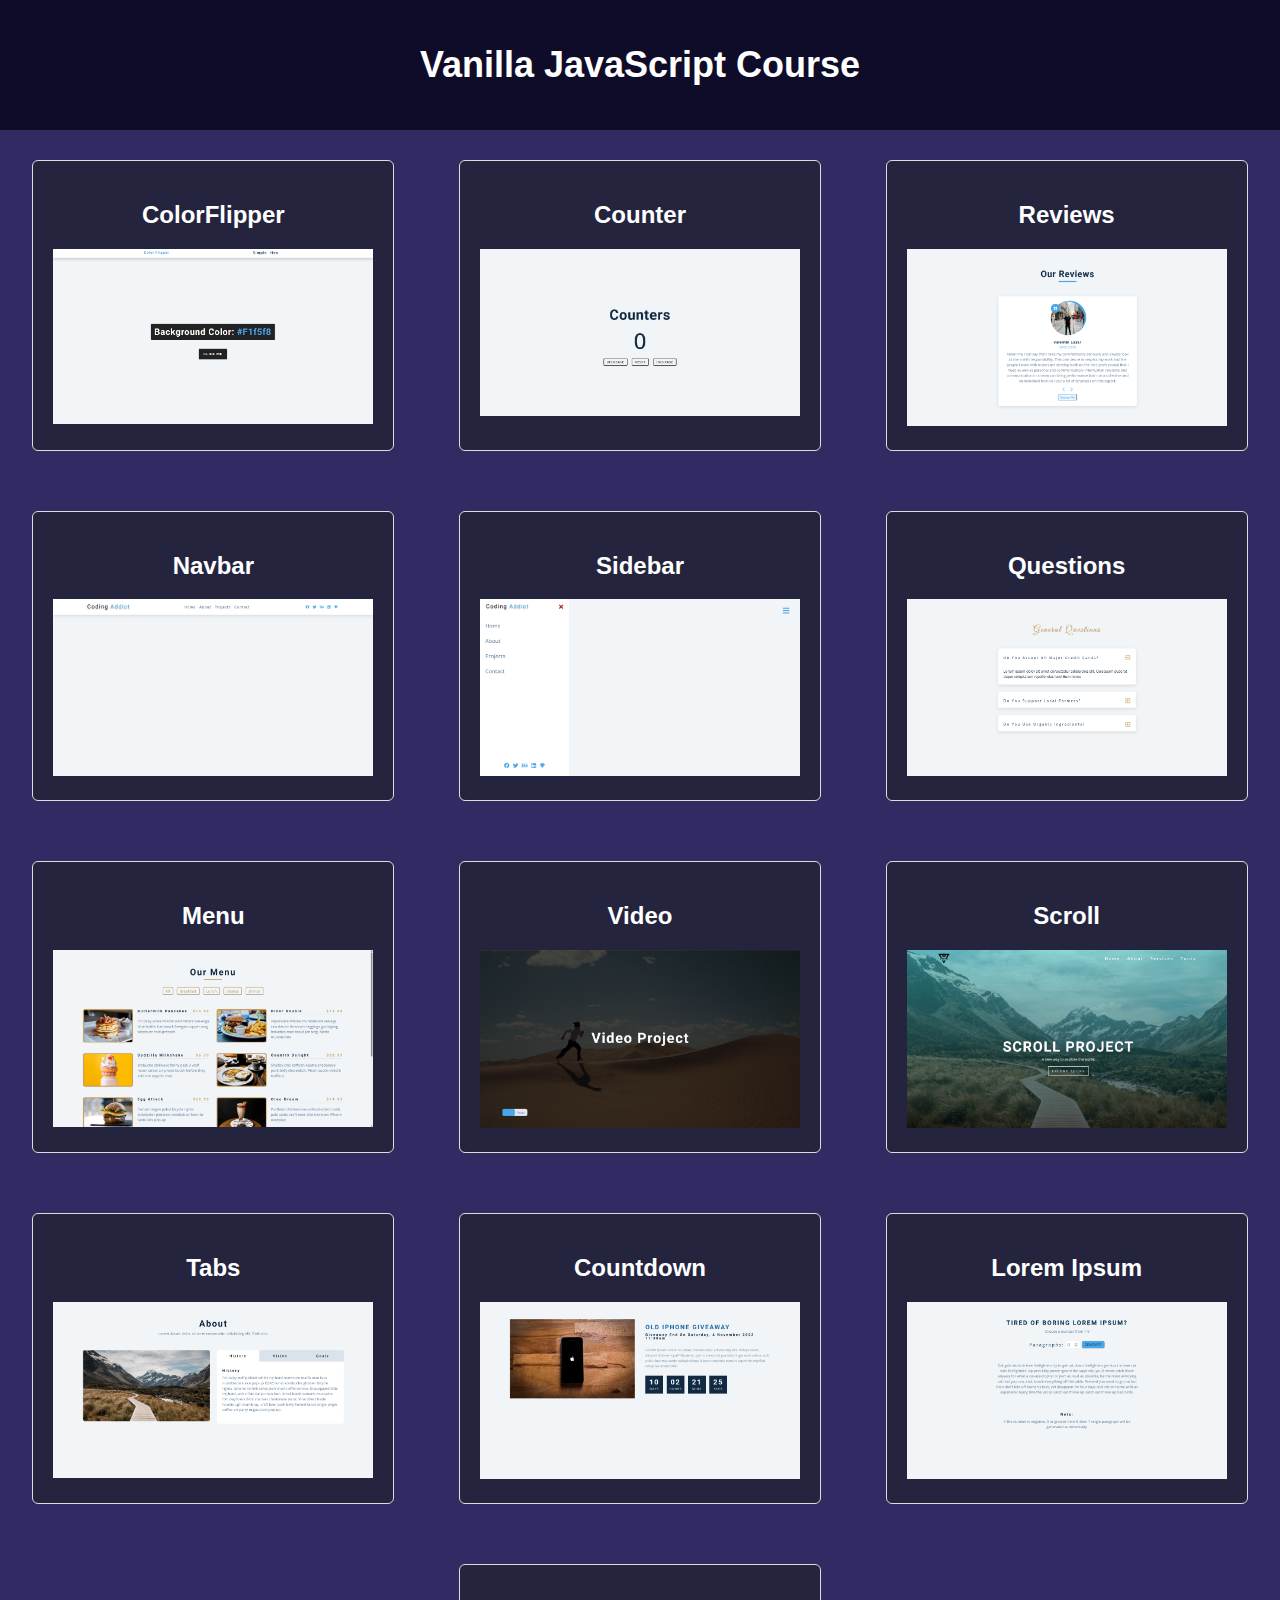
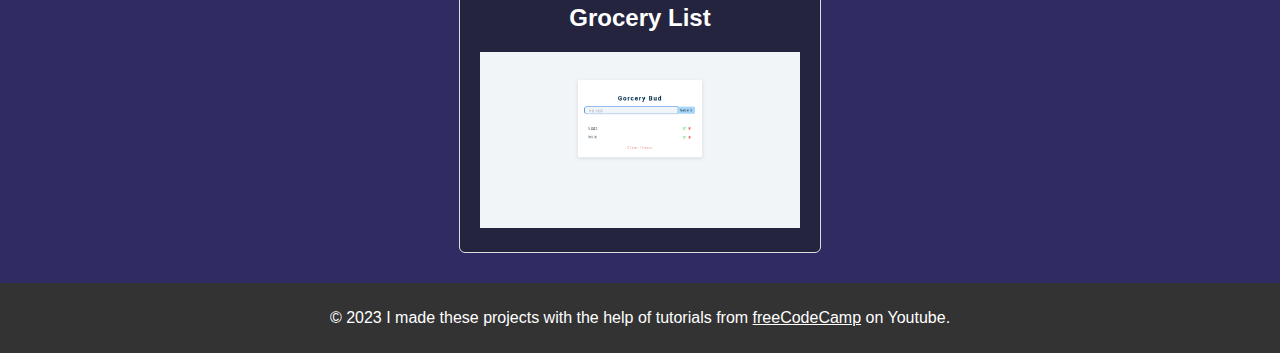
<file: Vanilla JS/index.html>
<!DOCTYPE html>
<html>

<head>
    <title>Vanilla JavaScript Course</title>
    <link rel="stylesheet" href="styles.css">
</head>

<body>
    <header>
        <h1>Vanilla JavaScript Course</h1>
    </header>
    <div class="container">
        <!-- Box 1 -->
        <div class="box">
            <h2>ColorFlipper</h2>
            <a href="https://6538c9556025e672805524c9--legendary-kelpie-0f72a1.netlify.app/hex">
                <img src="images/ColorFlipper.png" alt="ColorFlipper Link">
            </a>
        </div>
        <div class="box">
            <h2>Counter</h2>
            <a href="https://6538c9a8f11e666f8e6c979d--bejewelled-cocada-dc68b9.netlify.app/">
                <img src="images/Counter.png" alt="Counter Link">
            </a>
        </div>
        <div class="box">
            <h2>Reviews</h2>
            <a href="https://6538c9d02249cb6a41c79ecc--heartfelt-sopapillas-128dd9.netlify.app/">
                <img src="images/Reviews.png" alt="Reviews Link">
            </a>
        </div>
        <div class="box">
            <h2>Navbar</h2>
            <a href="https://6538c9e76ae3d066092c6208--dreamy-mermaid-7c81da.netlify.app/">
                <img src="images/Navbar.png" alt="Navbar Link">
            </a>
        </div>
        <div class="box">
            <h2>Sidebar</h2>
            <a href="https://6538c9fb1becbf6397602082--harmonious-elf-e92d8d.netlify.app/">
                <img src="images/Sidebar.png" alt="Sidebar Link">
            </a>
        </div>
        <div class="box">
            <h2>Questions</h2>
            <a href="https://6538ca27b794c364d7d85e9a--lively-raindrop-dae4e7.netlify.app/">
                <img src="images/Questions.png" alt="Questions Link">
            </a>
        </div>
        <div class="box">
            <h2>Menu</h2>
            <a href="https://6538ca3a31fa4c659ed41a6d--tangerine-lamington-383a82.netlify.app/">
                <img src="images/Menu.png" alt="Menu Link">
            </a>
        </div>
        <div class="box">
            <h2>Video</h2>
            <a href="https://6538ca551becbf63ae601f84--calm-llama-84f1e2.netlify.app/">
                <img src="images/Video.png" alt="Video Link">
            </a>
        </div>
        <div class="box">
            <h2>Scroll</h2>
            <a href="https://6538ca67f11e66703e6c959b--lively-klepon-a713ea.netlify.app/">
                <img src="images/Scroll.png" alt="Scroll Link">
            </a>
        </div>
        <div class="box">
            <h2>Tabs</h2>
            <a href="https://6538ca915df130638fced80d--glowing-blancmange-8b28ff.netlify.app/">
                <img src="images/Tabs.png" alt="Tabs Link">
            </a>
        </div>
        <div class="box">
            <h2>Countdown</h2>
            <a href="https://6538caa8807b2e6671aa185e--cute-flan-d8265d.netlify.app/">
                <img src="images/Countdown.png" alt="Countdown Link">
            </a>
        </div>
        <div class="box">
            <h2>Lorem Ipsum</h2>
            <a href="https://6538cabcc4cc676557874f1a--cerulean-platypus-aa9c72.netlify.app/">
                <img src="images/Lorem Ipsum.png" alt="Lorem Ipsum Link">
            </a>
        </div>
        <div class="box">
            <h2>Grocery List</h2>
            <a href="https://6538cad26ae3d0656a2c63fd--chimerical-kangaroo-7b2d3a.netlify.app/">
                <img src="images/Grocery List.png" alt="Grocery List Link">
            </a>
        </div>
    </div>
    <footer>
        <p>&copy; 2023 I made these projects with the help of tutorials from <a
                href="https://www.youtube.com/watch?v=3PHXvlpOkf4&t=8195s">freeCodeCamp</a> on Youtube.</p>
    </footer>
</body>

</html>
</file>
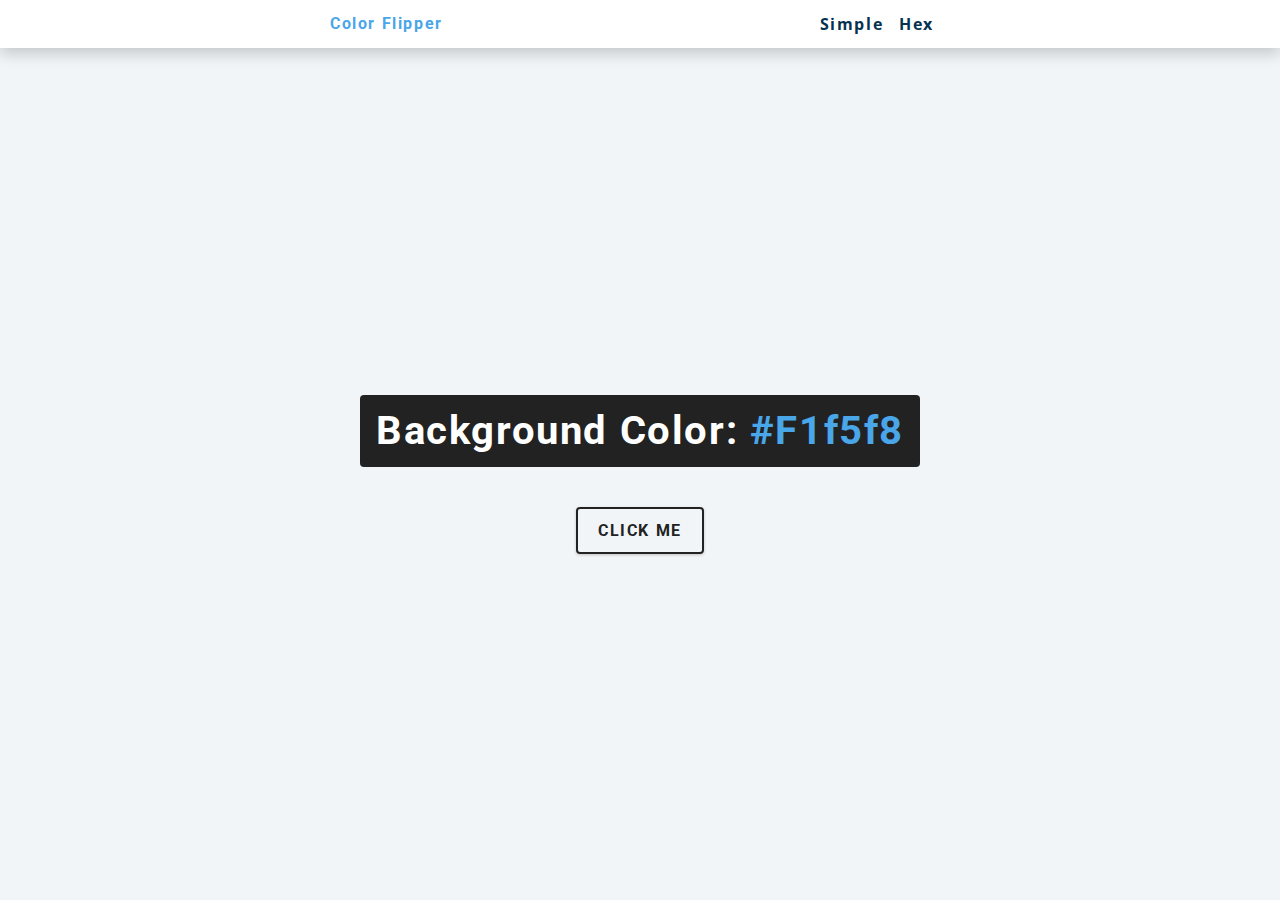
<file: Vanilla JavaScript Course/1. Color Flipper/index.html>
<!DOCTYPE html>
<html lang="en">

<head>
    <meta charset="UTF-8">
    <meta name="viewport" content="width=device-width, initial-scale=1.0">
    <title>Color Flipper || Simple </title>
    <link rel="stylesheet" href="index.css">
</head>

<body>
    <nav>
        <div class="nav-center">
            <h4>Color Flipper</h4>
            <ul class="nav-links">
                <li>
                    <a href="index.html">Simple</a>
                </li>
                <li>
                    <a href="hex.html">Hex</a>
                </li>
            </ul>
        </div>
    </nav>
    <main>
        <div class="container">
            <h2>Background color: <span class="color">#f1f5f8</span></h2>
            <button class="btn btn-hero" id="btn">Click me</button>
        </div>
    </main>
    
    <script src="app.js"></script>
</body>

</html>
</file>
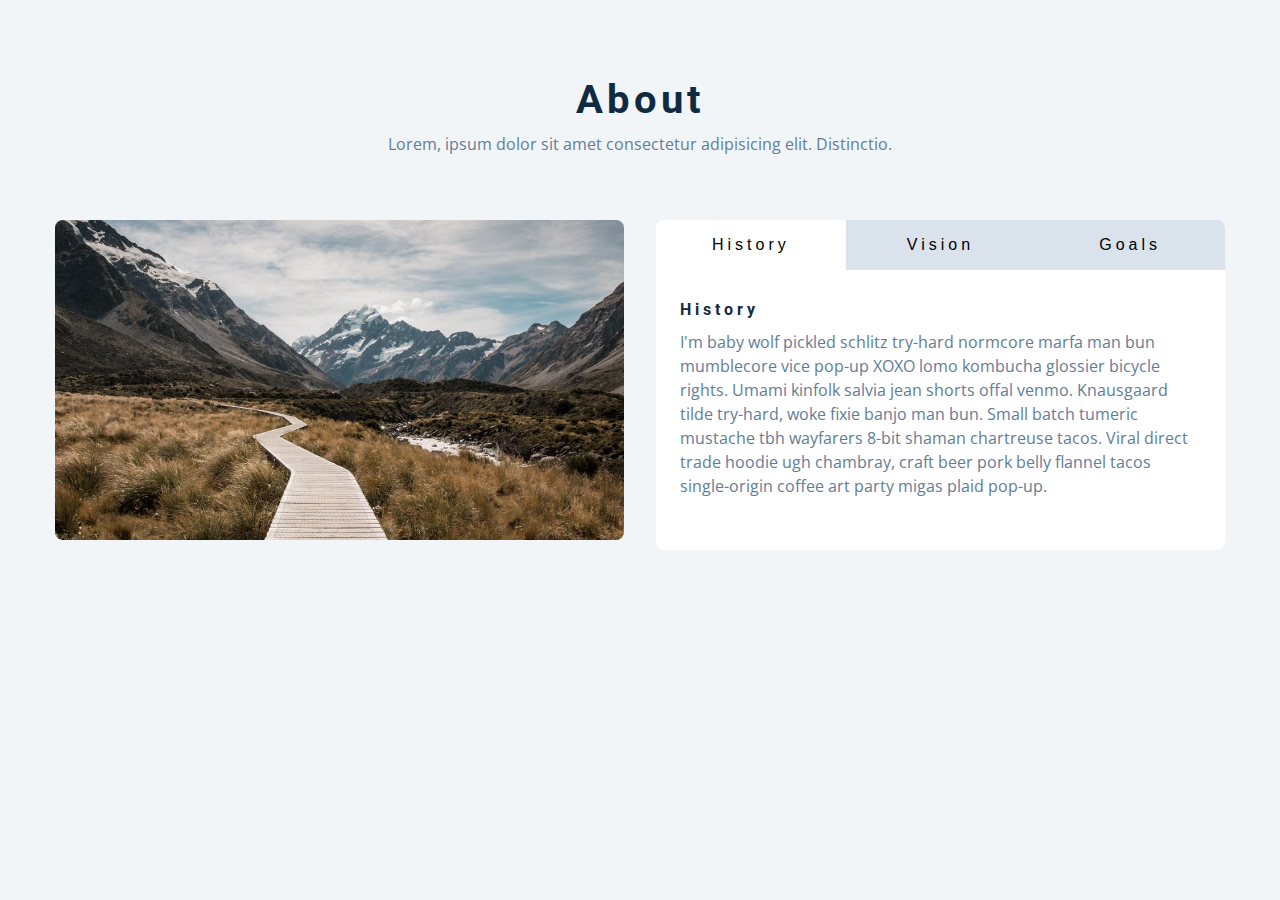
<file: Vanilla JavaScript Course/10. Tabs/index.html>
<!DOCTYPE html>
<html lang="en">

<head>
  <meta charset="UTF-8" />
  <meta name="viewport" content="width=device-width, initial-scale=1.0" />
  <title>Tabs</title>

  <!-- styles -->
  <link rel="stylesheet" href="styles.css" />
</head>

<body>
  <section class="section">
    <div class="title">
      <h2>about</h2>
      <p>Lorem, ipsum dolor sit amet consectetur adipisicing elit. Distinctio. </p>
    </div>
    <div class="about-center section-center">
      <article class="about-img">
        <img src="hero-bcg.jpeg" alt="about picture">
      </article>
      <article class="about">
        <!-- btn container -->
        <div class="btn-container">
          <button class="tab-btn active" data-id="history">history</button>
          <button class="tab-btn" data-id="vision">vision</button>
          <button class="tab-btn" data-id="goals">goals</button>
        </div>
        <article class="about-content">
          <!-- single item -->
          <div class="content active" id="history">
            <h4>history</h4>
            <p>
              I'm baby wolf pickled schlitz try-hard normcore marfa man bun mumblecore vice
              pop-up XOXO lomo kombucha glossier bicycle rights. Umami kinfolk salvia jean
              shorts offal venmo. Knausgaard tilde try-hard, woke fixie banjo man bun. Small
              batch tumeric mustache tbh wayfarers 8-bit shaman chartreuse tacos. Viral
              direct trade hoodie ugh chambray, craft beer pork belly flannel tacos
              single-origin coffee art party migas plaid pop-up.
            </p>
          </div>
          <!-- end of single item -->
          <!-- single item -->
          <div class="content" id="vision">
            <h4>vision</h4>
            <p>
              Man bun PBR&B keytar copper mug prism, hell of helvetica. Synth crucifix offal
              deep v hella biodiesel. Church-key listicle polaroid put a bird on it
              chillwave palo santo enamel pin, tattooed meggings franzen la croix cray.
              Retro yr aesthetic four loko tbh helvetica air plant, neutra palo santo tofu
              mumblecore. Hoodie bushwick pour-over jean shorts chartreuse shabby chic. Roof
              party hammock master cleanse pop-up truffaut, bicycle rights skateboard
              affogato readymade sustainable deep v live-edge schlitz narwhal.
            </p>
            <ul>
              <li>list item</li>
              <li>list item</li>
              <li>list item</li>
            </ul>
          </div>
          <!-- end of single item -->
          <!-- single item -->
          <div class="content" id="goals">
            <h4>goals</h4>
            <p>
              Chambray authentic truffaut, kickstarter brunch taxidermy vape heirloom four
              dollar toast raclette shoreditch church-key. Poutine etsy tote bag, cred
              fingerstache leggings cornhole everyday carry blog gastropub. Brunch biodiesel
              sartorial mlkshk swag, mixtape hashtag marfa readymade direct trade man braid
              cold-pressed roof party. Small batch adaptogen coloring book heirloom.
              Letterpress food truck hammock literally hell of wolf beard adaptogen everyday
              carry. Dreamcatcher pitchfork yuccie, banh mi salvia venmo photo booth quinoa
              chicharrones.
            </p>
          </div>
          <!-- end of single item -->
        </article>
      </article>
    </div>
  </section>
  <!-- javascript -->
  <script src="app.js"></script>
</body>

</html>
</file>
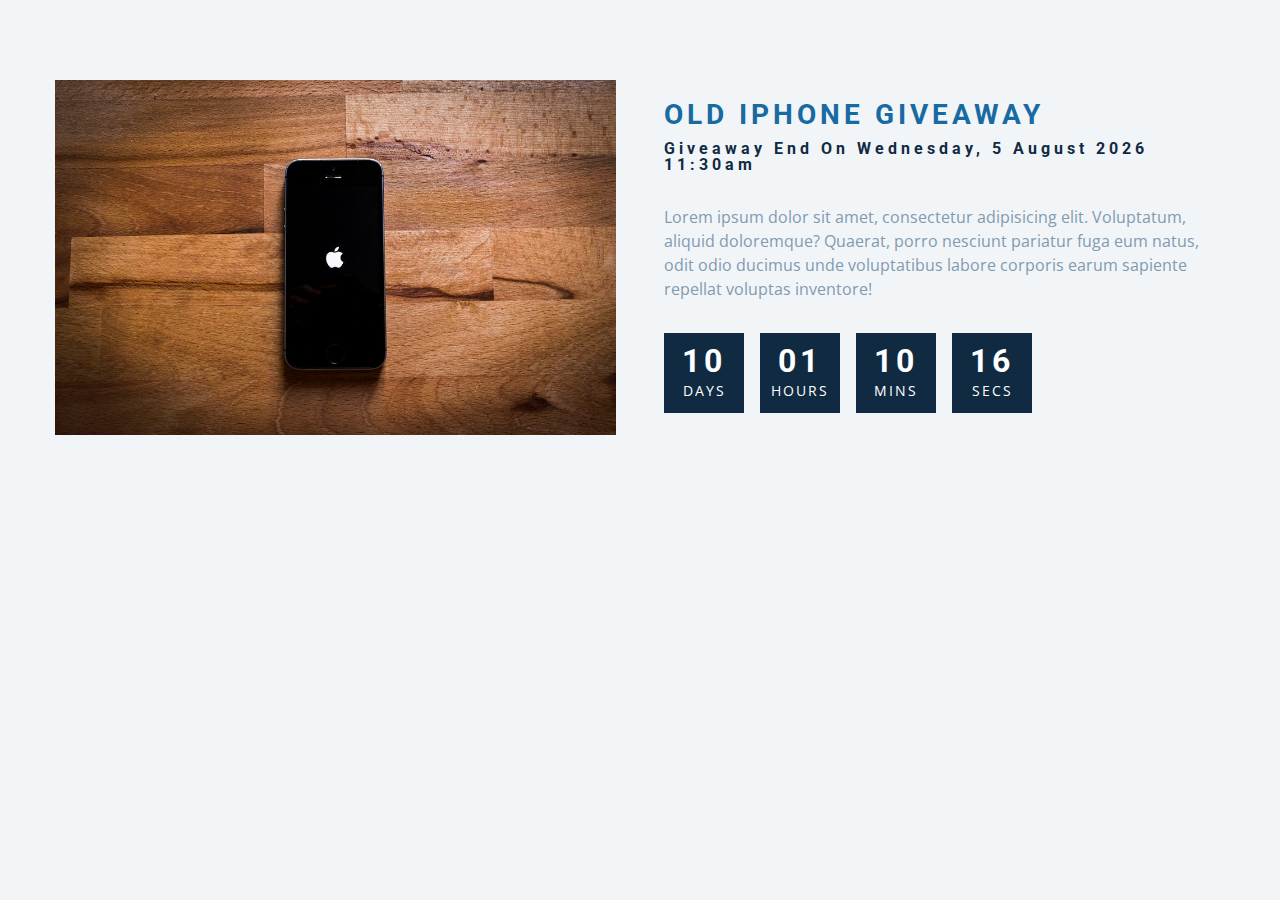
<file: Vanilla JavaScript Course/11. Countdown/index.html>
<!DOCTYPE html>
<html lang="en">

<head>
  <meta charset="UTF-8" />
  <meta name="viewport" content="width=device-width, initial-scale=1.0" />
  <title>Countdown</title>

  <!-- styles -->
  <link rel="stylesheet" href="styles.css" />
</head>

<body>
  <section class="section-center">
    <!-- image -->
    <article class="gift-img">
      <img src="gift.jpeg" alt="gift picture">
    </article>
    <!-- info -->
    <article class="gift-info">
      <h3>old iphone giveaway</h3>
      <h4 class="giveaway">
        <!-- js dinamic -->
      </h4>
      <p>Lorem ipsum dolor sit amet, consectetur adipisicing elit. Voluptatum, aliquid doloremque? Quaerat, porro
        nesciunt pariatur fuga eum natus, odit odio ducimus unde voluptatibus labore corporis earum sapiente repellat
        voluptas inventore!</p>
      <div class="deadline">
        <!-- days -->
        <div class="deadline-format">
          <div>
            <h4 class="days">20</h4>
            <span>days</span>
          </div>
          <!-- end of item -->
        </div>
        <!-- hours -->
        <div class="deadline-format">
          <div>
            <h4 class="hours">20</h4>
            <span>hours</span>
          </div>
          <!-- end of item -->
        </div>
        <!-- mins -->
        <div class="deadline-format">
          <div>
            <h4 class="mins">20</h4>
            <span>mins</span>
          </div>
          <!-- end of item -->
        </div>
        <!-- secs -->
        <div class="deadline-format">
          <div>
            <h4 class="secs">20</h4>
            <span>secs</span>
          </div>
          <!-- end of item -->
        </div>

      </div>
    </article>
  </section>
  <!-- javascript -->
  <script src="app.js"></script>
</body>

</html>
</file>
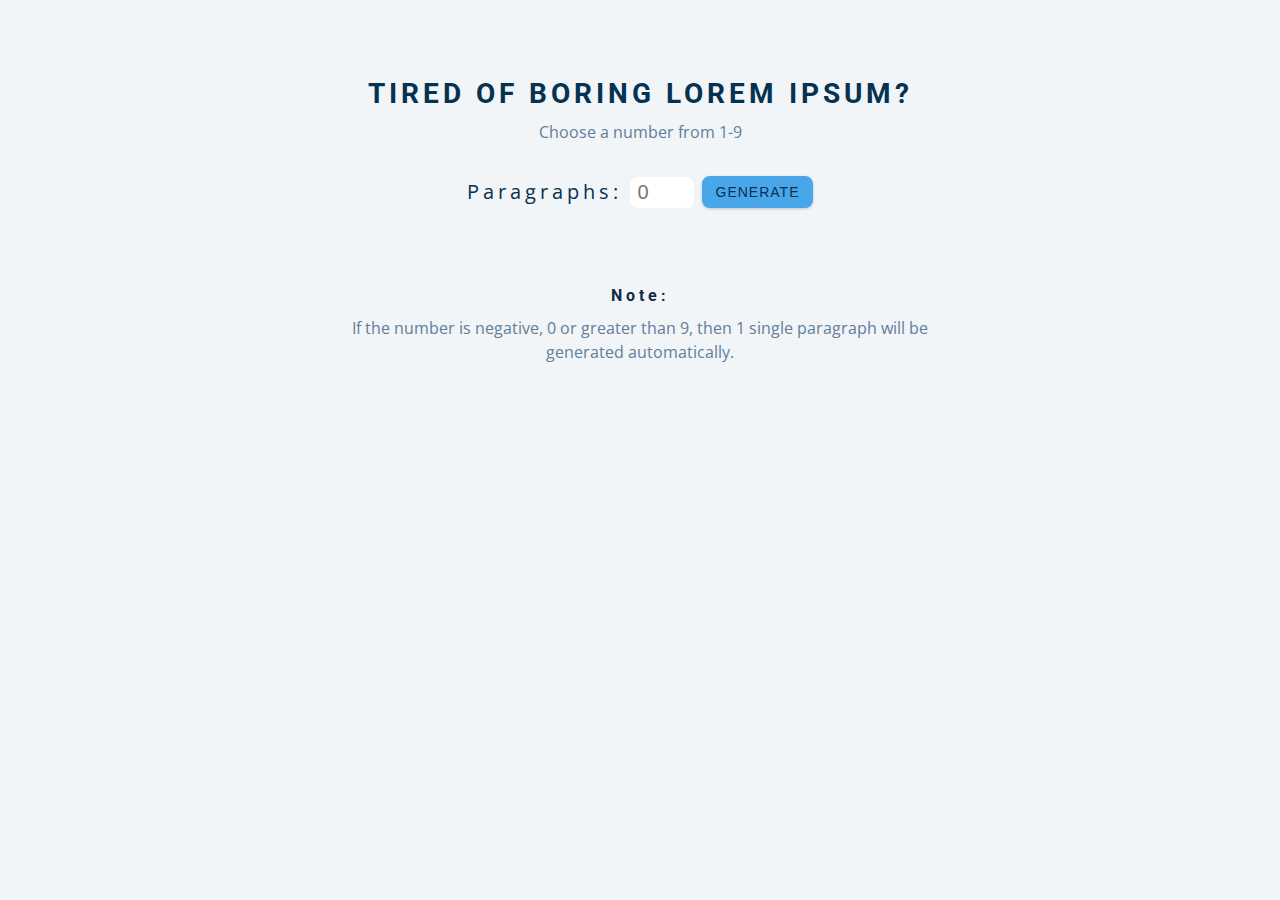
<file: Vanilla JavaScript Course/12. lorem Ipsum/index.html>
<!DOCTYPE html>
<html lang="en">
  <head>
    <meta charset="UTF-8" />
    <meta name="viewport" content="width=device-width, initial-scale=1.0" />
    <title>Lorem Ipsum</title>

    <!-- styles -->
    <link rel="stylesheet" href="styles.css" />
  </head>
  <body>
    <section class="section-center">
      <h3>tired of boring lorem ipsum?</h3>
      <p>Choose a number from 1-9</p>
      <form class="lorem-form">
        <label for="amonut">Paragraphs:</label>
        <input type="number" name="amount" id="amount" placeholder="0">
        <button type="submit" class="btn">generate</button>
      </form>
      <article class="lorem-text"></article>
    </section>
    <div class="note section-center">
      <h4>Note:</h4>
      <p>If the number is negative, 0 or greater than 9, then 1 single paragraph will be generated automatically.</p>
    </div>
    <!-- javascript -->
    <script src="app.js"></script>
  </body>
</html>
</file>
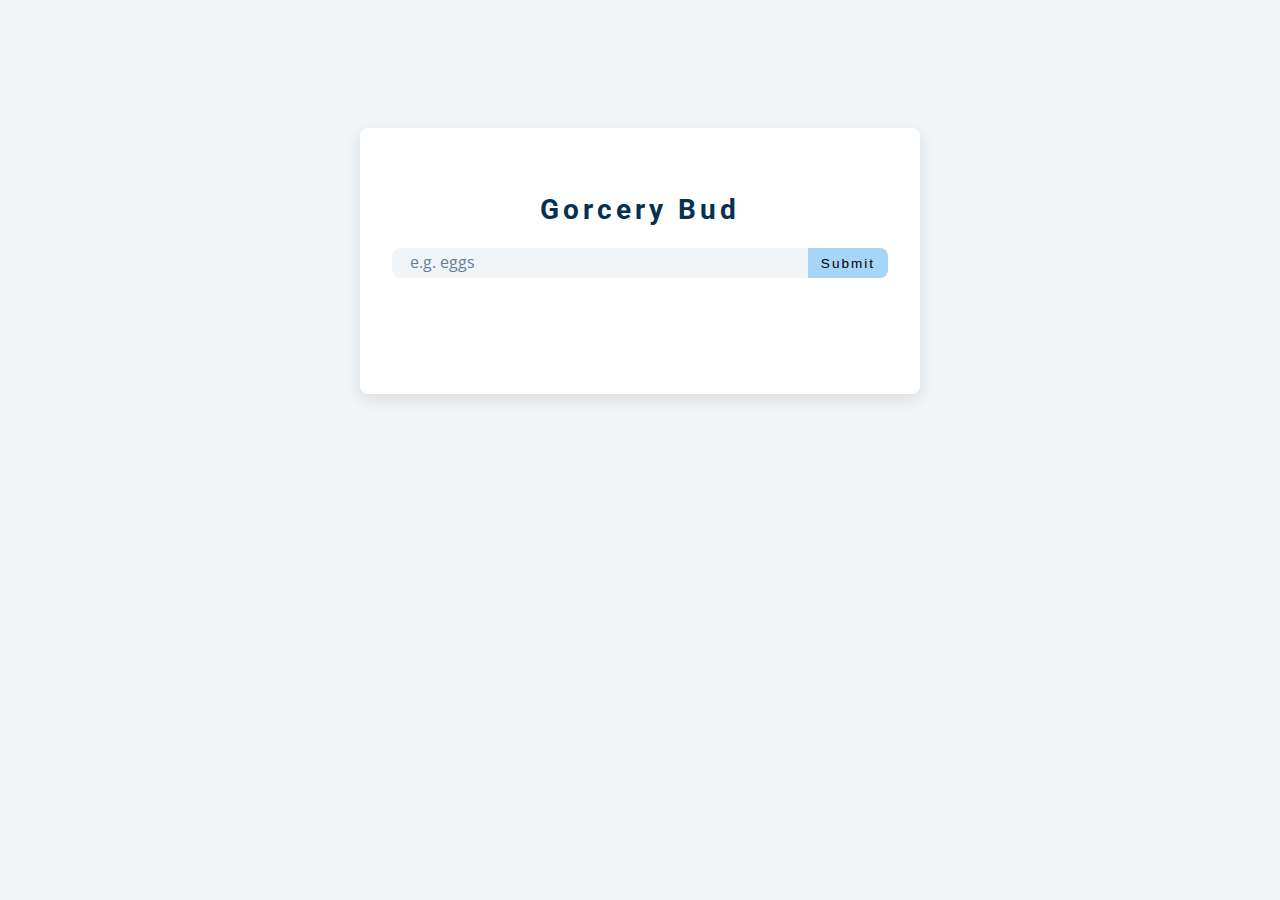
<file: Vanilla JavaScript Course/13. Grocery/index.html>
<!DOCTYPE html>
<html lang="en">

<head>
  <meta charset="UTF-8" />
  <meta name="viewport" content="width=device-width, initial-scale=1.0" />
  <title>Grocery Bud</title>
  <!-- font-awesome -->
  <link rel="stylesheet" href="https://cdnjs.cloudflare.com/ajax/libs/font-awesome/5.14.0/css/all.min.css" />
  <!-- styles -->
  <link rel="stylesheet" href="styles.css" />
</head>

<body>
  <section class="section-center">
    <!-- from -->
    <form class="grocery-form">
      <p class="alert"></p>
      <h3>gorcery bud</h3>
      <div class="form-control">
        <input type="text" id="grocery" placeholder="e.g. eggs">
        <button type="submit" class="submit-btn">
          submit
        </button>
      </div>
    </form>
    <!-- list -->
    <div class="grocery-container">
      <div class="grocery-list">
        <article class="grocery-item">
          
        </article>
      </div>
      <!-- button -->
      <button type="button" class="clear-btn">clear items</button>
    </div>
  </section>
  <!-- javascript -->
  <script src="app.js"></script>
</body>

</html>
</file>
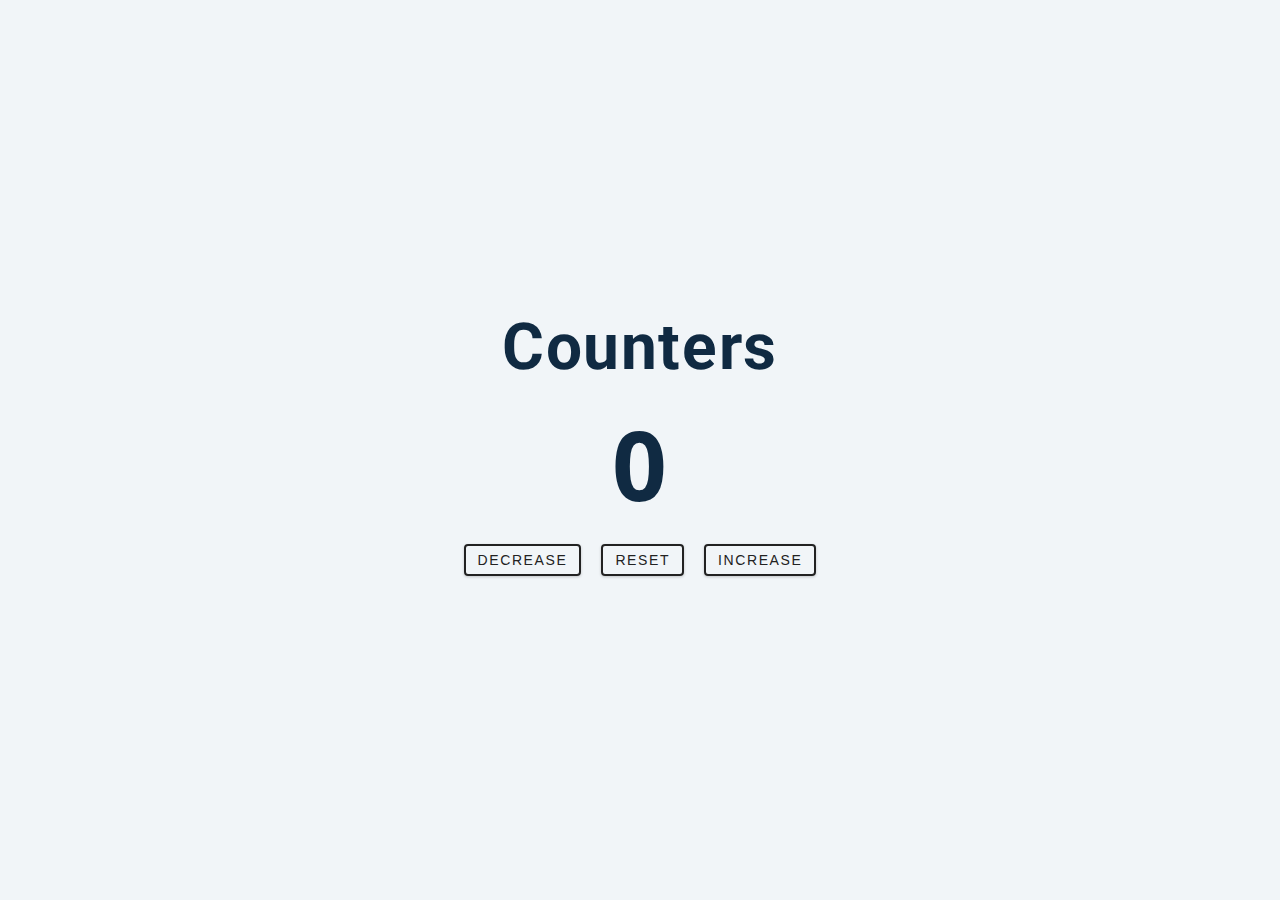
<file: Vanilla JavaScript Course/2. Counter/index.html>
<!DOCTYPE html>
<html lang="en">
<head>
    <meta charset="UTF-8">
    <meta name="viewport" content="width=device-width, initial-scale=1.0">
    <title>Counter</title>
    <link rel="stylesheet" href="styles.css">
</head>
<body>
    <main>
        <div class="container">
            <h1>Counters</h1>
            <span id="value">0</span>
            <div class="button-container">
                <button class="btn decrease">decrease</button>
                <button class="btn reset">reset</button>
                <button class="btn increase">increase</button>
            </div>
        </div>
    </main>
    <script src="app.js"></script>
</body>
</html>
</file>
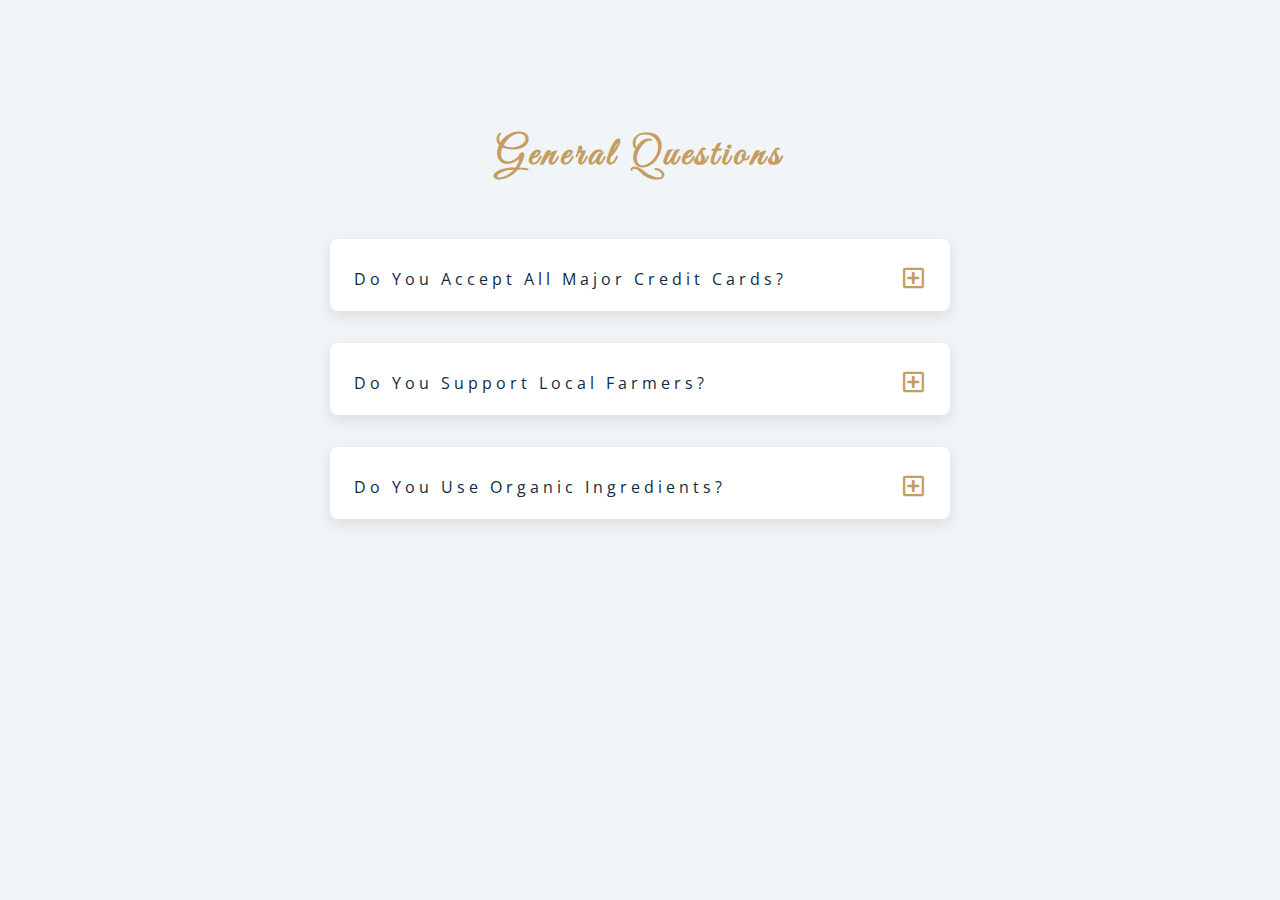
<file: Vanilla JavaScript Course/6. Questions/index.html>
<!DOCTYPE html>
<html lang="en">

<head>
    <meta charset="UTF-8" />
    <meta name="viewport" content="width=device-width, initial-scale=1.0" />
    <title>Q & A</title>
    <!-- font-awesome -->
    <link rel="stylesheet" href="https://cdnjs.cloudflare.com/ajax/libs/font-awesome/5.14.0/css/all.min.css" />
    <!-- extra fonts -->
    <link href="https://fonts.googleapis.com/css?family=Great+Vibes&display=swap" rel="stylesheet" />
    <!-- styles -->
    <link rel="stylesheet" href="styles.css" />
</head>

<body>
    <section class="questions">
        <!-- TITLE -->
        <div class="title">
            <h2>General Questions</h2>
        </div>
        <!-- QUESTIONS -->
        <div class="section-center">
            <!-- SINGLE QUESTION -->
            <article class="question">
                <div class="question-title">
                    <p>Do you accept all major credit cards?</p>
                    <button type="button" class="question-btn">
                        <span class="plus-icon">
                            <i class="far fa-plus-square"></i>
                        </span>
                        <span class="minus-icon">
                            <i class="far fa-minus-square"></i>
                        </span>
                    </button>
                </div>
                <!-- QUESTION TEXT -->
                <div class="question-text">
                    Lorem ipsum dolor sit amet consectetur adipisicing elit. Quisquam quaerat atque voluptatum repellendus iure! Eum nemo
                </div>
            </article>
            <article class="question">
                <div class="question-title">
                    <p>Do you support local farmers?</p>
                    <button type="button" class="question-btn">
                        <span class="plus-icon">
                            <i class="far fa-plus-square"></i>
                        </span>
                        <span class="minus-icon">
                            <i class="far fa-minus-square"></i>
                        </span>
                    </button>
                </div>
                <!-- QUESTION TEXT -->
                <div class="question-text">
                    Lorem ipsum dolor sit amet consectetur adipisicing elit. Quisquam quaerat atque voluptatum repellendus iure! Eum nemo
                </div>
            </article>
            <article class="question">
                <div class="question-title">
                    <p>Do you use organic ingredients?</p>
                    <button type="button" class="question-btn">
                        <span class="plus-icon">
                            <i class="far fa-plus-square"></i>
                        </span>
                        <span class="minus-icon">
                            <i class="far fa-minus-square"></i>
                        </span>
                    </button>
                </div>
                <!-- QUESTION TEXT -->
                <div class="question-text">
                    Lorem ipsum dolor sit amet consectetur adipisicing elit. Quisquam quaerat atque voluptatum repellendus iure! Eum nemo
                </div>
            </article>
        </div>
    </section>
    <script src="app.js"></script>
</body>

</html>
</file>
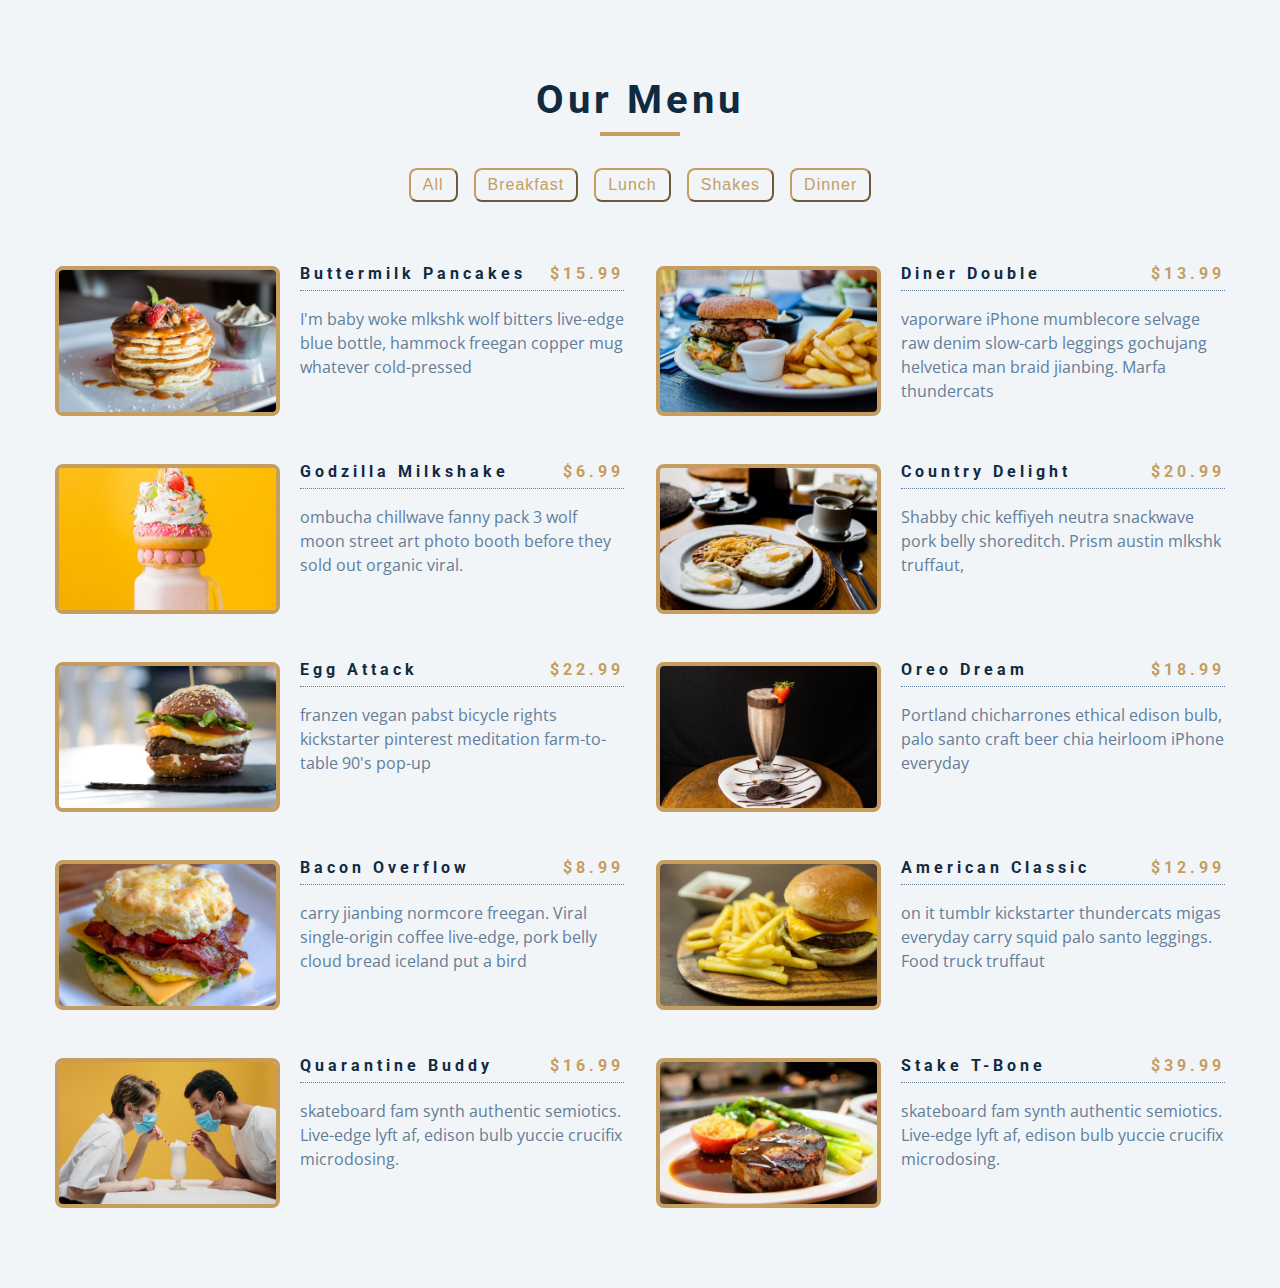
<file: Vanilla JavaScript Course/7. Menu/index.html>
<!DOCTYPE html>
<html lang="en">

<head>
  <meta charset="UTF-8" />
  <meta name="viewport" content="width=device-width, initial-scale=1.0" />
  <title>Starter</title>
  <!-- font-awesome -->
  <link rel="stylesheet" href="https://cdnjs.cloudflare.com/ajax/libs/font-awesome/5.14.0/css/all.min.css" />
  <!-- styles -->
  <link rel="stylesheet" href="styles.css" />
</head>

<body>
  <section class="menu">
    <!-- title -->
    <div class="title">
      <h2>our menu</h2>
      <div class="underline"></div>
    </div>
    <!-- filter buttons -->
    <div class="btn-container">
      <!-- <button class="filter-btn" type="button" data-id="all">all</button>
      <button class="filter-btn" type="button" data-id="breakfast">breakfast</button>
      <button class="filter-btn" type="button" data-id="lunch">lunch</button>
      <button class="filter-btn" type="button" data-id="shakes">shakes</button> -->
    </div>
    <!-- menu items -->
    <div class="section-center">
      <!-- single item -->
      <!-- <article class="menu-item">
        <img src="./menu-item.jpeg" alt="menu item" class="photo" />
        <div class="item-info">
          <header>
            <h4>buttermilk pancakes</h4>
            <h4 class="price">$15</h4>
          </header>
          <p class="item-text">
            Lorem ipsum dolor sit amet consectetur adipisicing elit.
            Repudiandae, sint quam. Et reprehenderit fugiat nesciunt inventore
            laboriosam excepturi! Quo, officia.
          </p>
        </div>
      </article> -->
    </div>
  </section>
  <!-- javascript -->
  <script src="app.js"></script>
</body>

</html>
</file>
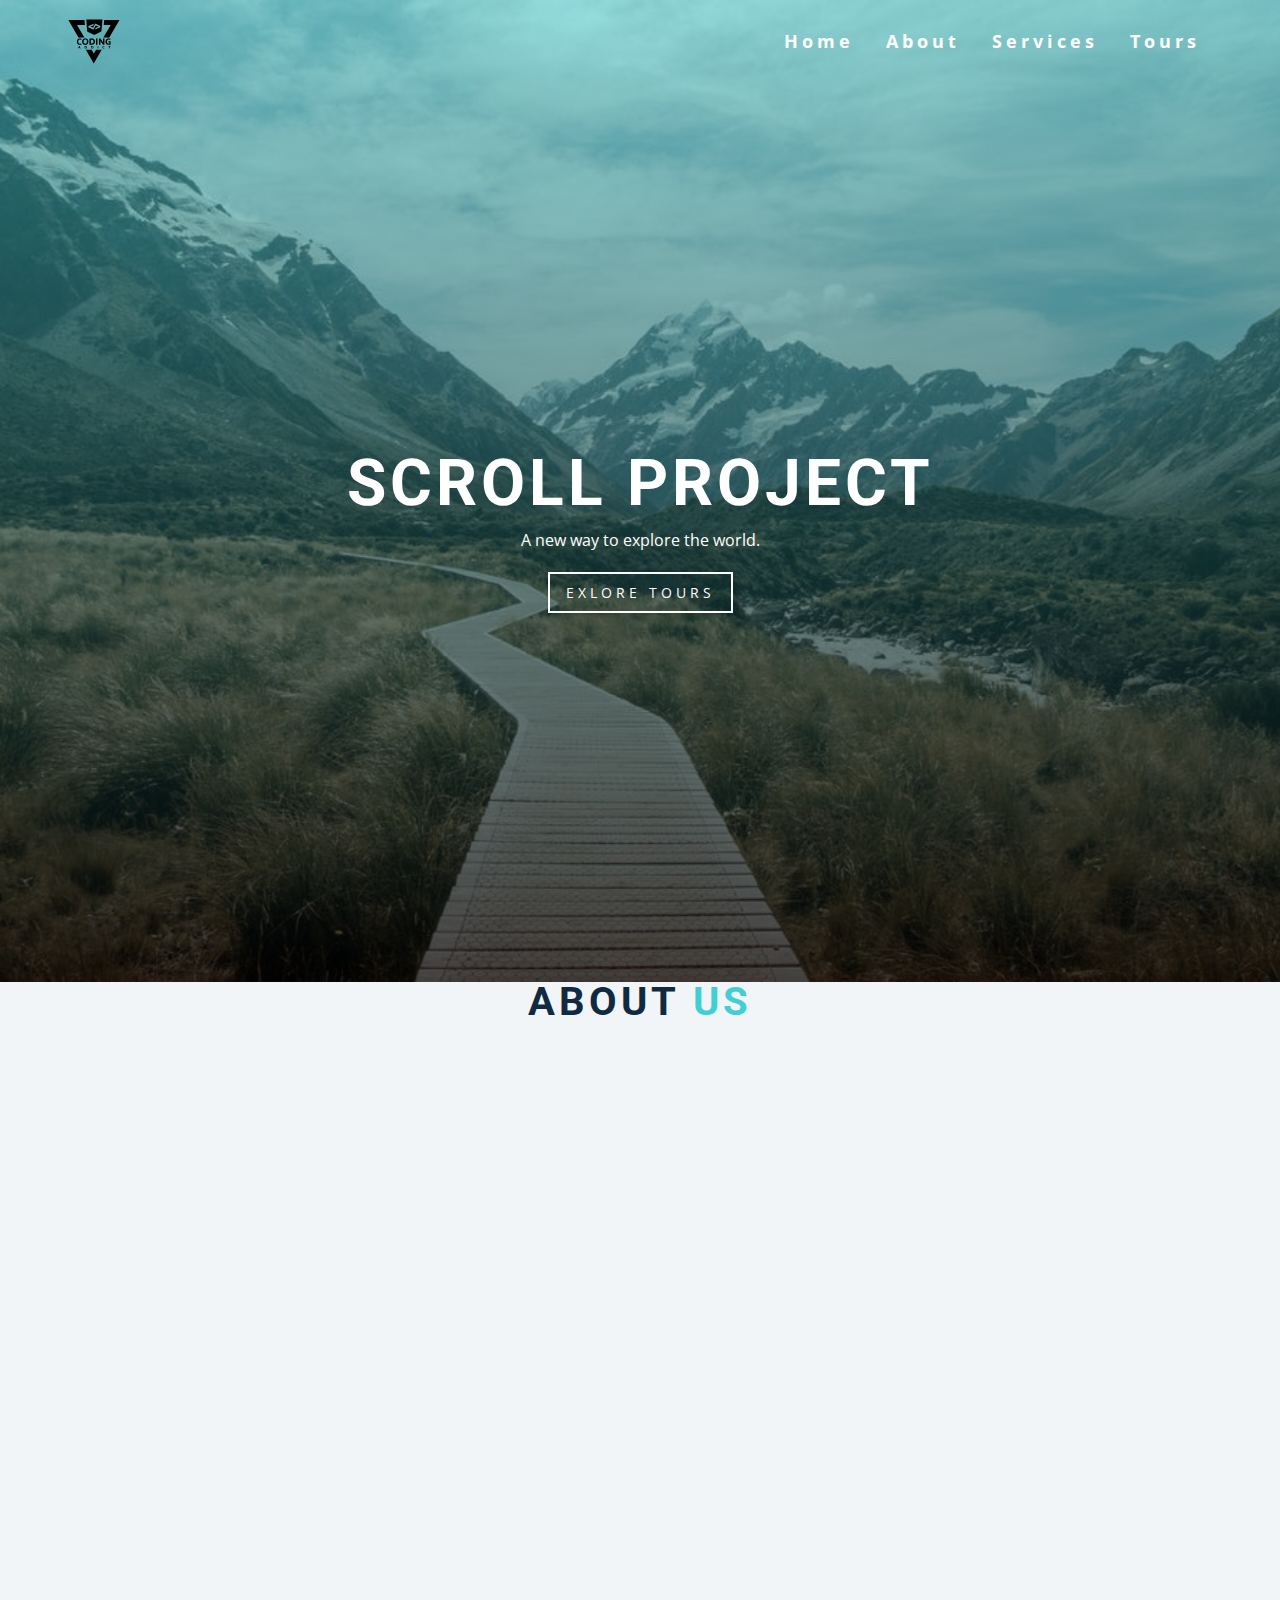
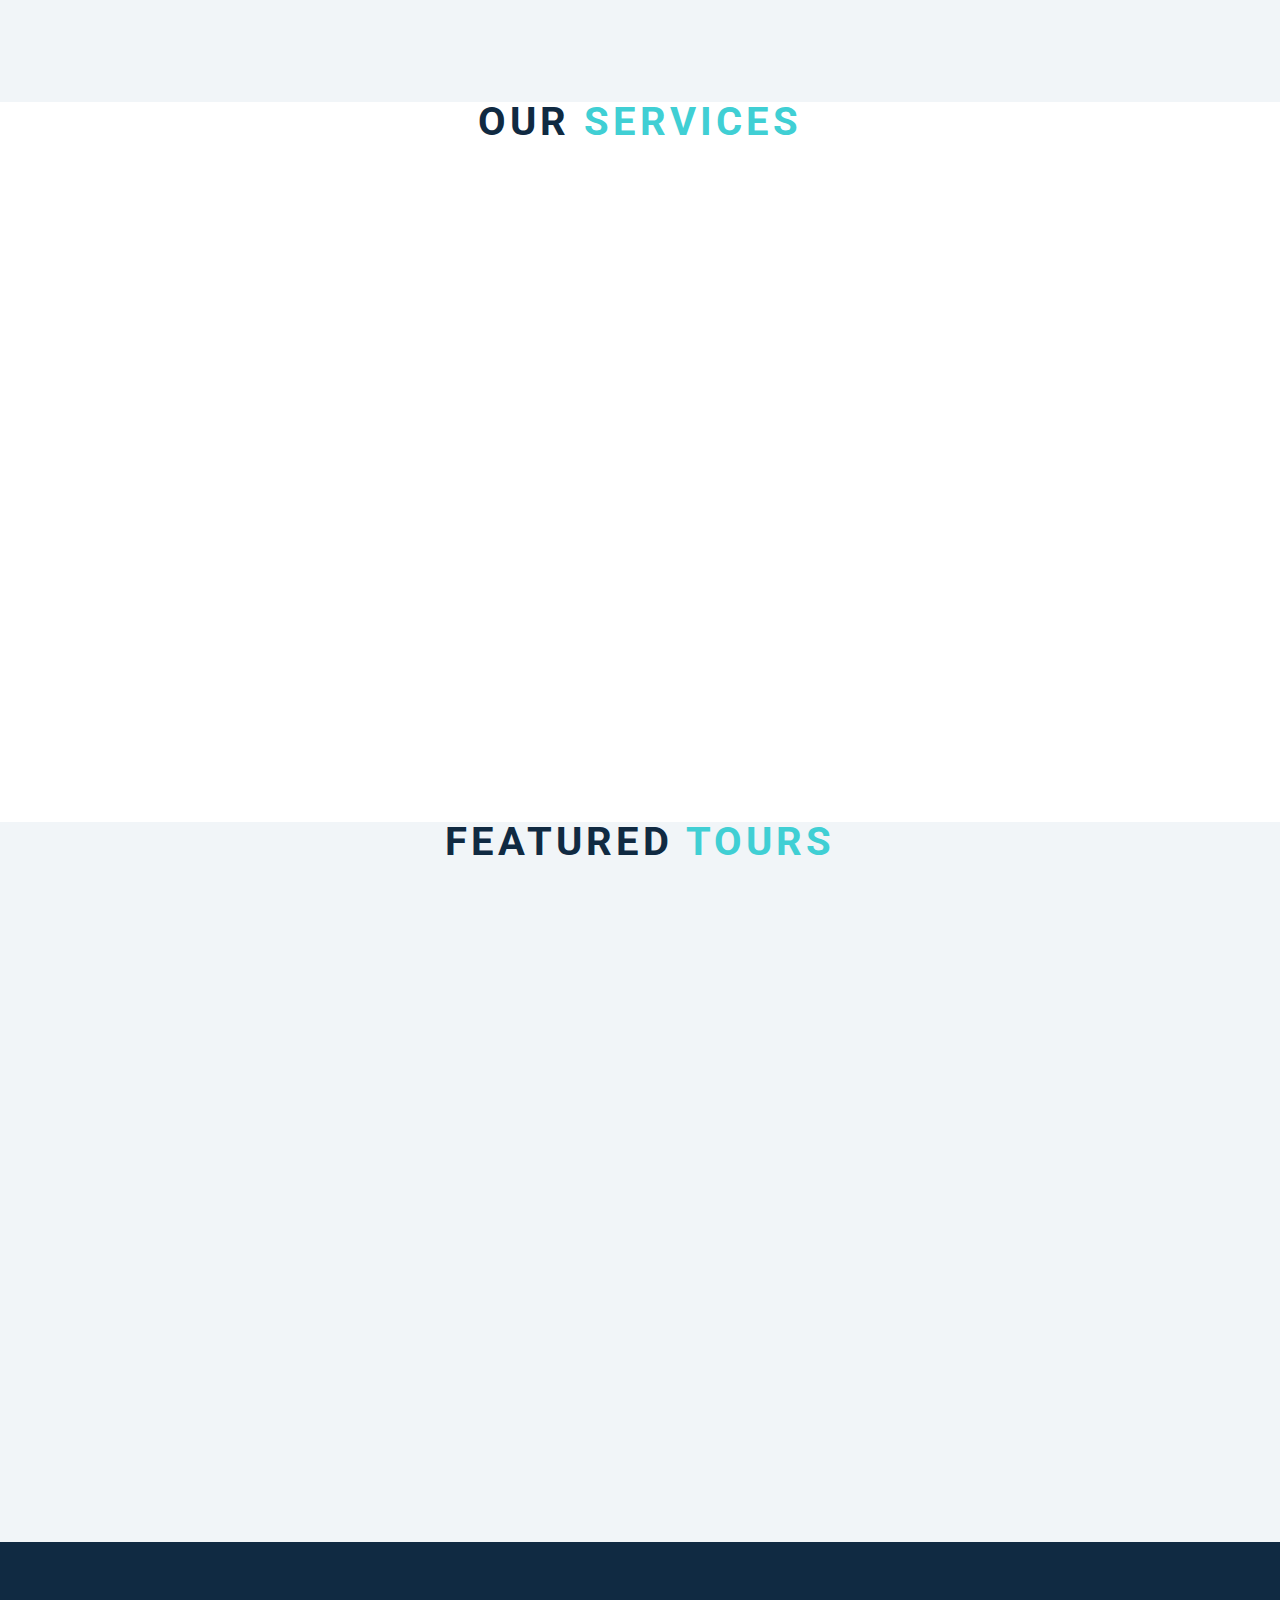
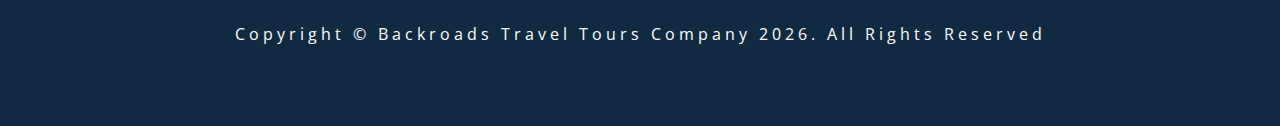
<file: Vanilla JavaScript Course/9. Scroll/index.html>
<!DOCTYPE html>
<html lang="en">

<head>
  <meta charset="UTF-8" />
  <meta name="viewport" content="width=device-width, initial-scale=1.0" />
  <title>Scroll</title>
  <!-- font-awesome -->
  <link rel="stylesheet" href="https://cdnjs.cloudflare.com/ajax/libs/font-awesome/5.14.0/css/all.min.css" />
  <!-- styles -->
  <link rel="stylesheet" href="styles.css" />
</head>

<body>
  <!-- header -->
  <header id="home">
    <!-- navbar -->
    <nav id="nav">
      <div class="nav-center">
        <!-- nav header -->
        <div class="nav-header">
          <img src="logo.svg" alt="logo" class="logo">
          <button class="nav-toggle">
            <i class="fas fa-bars"></i>
          </button>
        </div>
        <!-- links -->
        <div class="links-container">
          <ul class="links">
            <li>
              <a href="#home" class="scroll-link">home</a>
            </li>
            <li>
              <a href="#about" class="scroll-link">about</a>
            </li>
            <li>
              <a href="#services" class="scroll-link">services</a>
            </li>
            <li>
              <a href="#tours" class="scroll-link">tours</a>
            </li>
          </ul>
        </div>
      </div>
    </nav>
    <!-- banner -->
    <div class="banner">
      <div class="container">
        <h1>scroll project</h1>
        <p>A new way to explore the world.</p>
        <a href="tours" class="scroll-link btn btn-white">exlore tours</a>
      </div>
    </div>
  </header>
  <!-- about -->
  <section id="about" class="section">
    <div class="title">
      <h2>about <span>us</span></h2>
    </div>
  </section>
   <!-- services -->
   <section id="services" class="section">
    <div class="title">
      <h2>our <span>services</span></h2>
    </div>
  </section>
   <!-- tours -->
   <section id="tours" class="section">
    <div class="title">
      <h2>featured <span>tours</span></h2>
    </div>
  </section>
  
  <!-- footer -->
  <footer class="section">
    <p>
      copyright &copy; backroads travel tours company <span id="date"></span>. all rights reserved
    </p>
  </footer>
  <!-- back to  top button -->
  <a href="#home" class="scroll-link top-link">
    <i class="fas fa-arrow-up"></i>
  </a>
  <!-- javascript -->
  <script src="app.js"></script>
</body>

</html>
</file>
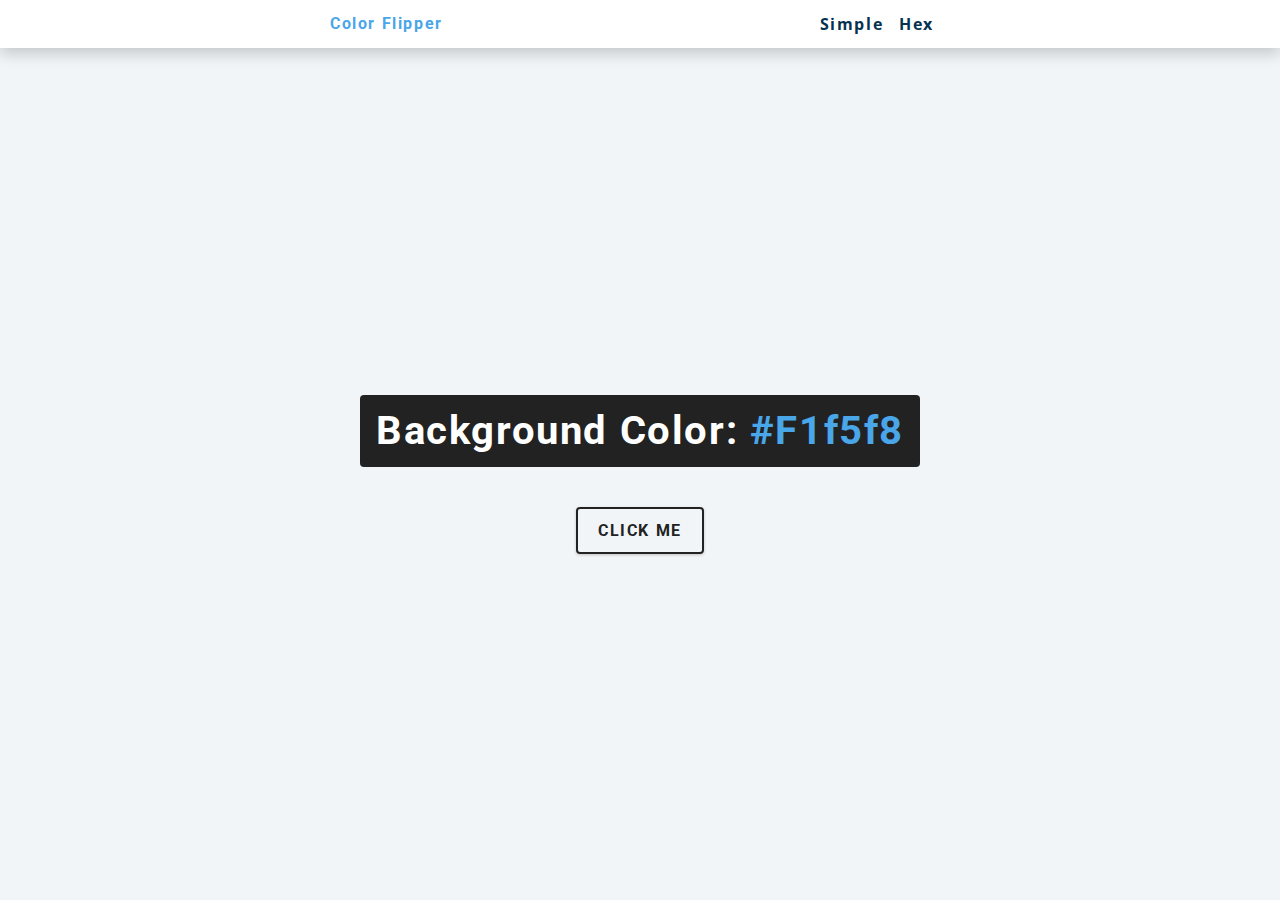
<file: Vanilla JavaScript Course/1. Color Flipper/hex.html>
<!DOCTYPE html>
<html lang="en">

<head>
    <meta charset="UTF-8">
    <meta name="viewport" content="width=device-width, initial-scale=1.0">
    <title>Color Flipper || Simple </title>
    <link rel="stylesheet" href="index.css">
</head>

<body>
    <nav>
        <div class="nav-center">
            <h4>Color Flipper</h4>
            <ul class="nav-links">
                <li>
                    <a href="index.html">Simple</a>
                </li>
                <li>
                    <a href="hex.html">Hex</a>
                </li>
            </ul>
        </div>
    </nav>
    <main>
        <div class="container">
            <h2>Background color: <span class="color">#f1f5f8</span></h2>
            <button class="btn btn-hero" id="btn">Click me</button>
        </div>
    </main>
    
    <script src="hex.js"></script>
</body>

</html>
</file>
<file: Vanilla JS/styles.css>
body {
    font-family: Arial, sans-serif;
    margin: 0;
    padding: 0;
    display: flex;
    flex-direction: column;
    min-height: 100vh;
    background-color: #302b63;
    color: #fff;
}
header {
    background-color: #0f0c29;
    color: #fff;
    text-align: center;
    padding: 20px 0;
}
h1 {
    font-size: 36px;
}
.container {
    flex: 1;
    display: flex;
    flex-wrap: wrap;
    justify-content: space-around;
}
.box {
    width: 25%;
    padding: 20px;
    margin: 30px 10px 30px 10px;
    border: 1px solid #ddd;
    text-align: center;
    border-radius: 6px;
    background-color: #24243e;
    transition: transform 0.2s; 
}

.box a {
    text-decoration: none;
    color: white;
}

.box:hover {
    transform: scale(1.1); 
    background-color: #302b63;
}

img {
    max-width: 100%;
    height: auto;
}
footer {
    background-color: #333;
    color: #fff;
    text-align: center;
    padding: 10px 0;
}
footer a {
    color:#fff
}

footer a:hover,
footer a:focus {
    color: rgb(245, 245, 24);
}
</file>
<file: Vanilla JavaScript Course/1. Color Flipper/index.css>
/*
=============== 
Fonts
===============
*/
@import url("https://fonts.googleapis.com/css?family=Open+Sans|Roboto:400,700&display=swap");

/*
=============== 
Variables
===============
*/

:root {
  /* dark shades of primary color*/
  --clr-primary-1: hsl(205, 86%, 17%);
  --clr-primary-2: hsl(205, 77%, 27%);
  --clr-primary-3: hsl(205, 72%, 37%);
  --clr-primary-4: hsl(205, 63%, 48%);
  /* primary/main color */
  --clr-primary-5: hsl(205, 78%, 60%);
  /* lighter shades of primary color */
  --clr-primary-6: hsl(205, 89%, 70%);
  --clr-primary-7: hsl(205, 90%, 76%);
  --clr-primary-8: hsl(205, 86%, 81%);
  --clr-primary-9: hsl(205, 90%, 88%);
  --clr-primary-10: hsl(205, 100%, 96%);
  /* darkest grey - used for headings */
  --clr-grey-1: hsl(209, 61%, 16%);
  --clr-grey-2: hsl(211, 39%, 23%);
  --clr-grey-3: hsl(209, 34%, 30%);
  --clr-grey-4: hsl(209, 28%, 39%);
  /* grey used for paragraphs */
  --clr-grey-5: hsl(210, 22%, 49%);
  --clr-grey-6: hsl(209, 23%, 60%);
  --clr-grey-7: hsl(211, 27%, 70%);
  --clr-grey-8: hsl(210, 31%, 80%);
  --clr-grey-9: hsl(212, 33%, 89%);
  --clr-grey-10: hsl(210, 36%, 96%);
  --clr-white: #fff;
  --clr-red-dark: hsl(360, 67%, 44%);
  --clr-red-light: hsl(360, 71%, 66%);
  --clr-green-dark: hsl(125, 67%, 44%);
  --clr-green-light: hsl(125, 71%, 66%);
  --clr-black: #222;
  --ff-primary: "Roboto", sans-serif;
  --ff-secondary: "Open Sans", sans-serif;
  --transition: all 0.3s linear;
  --spacing: 0.1rem;
  --radius: 0.25rem;
  --light-shadow: 0 5px 15px rgba(0, 0, 0, 0.1);
  --dark-shadow: 0 5px 15px rgba(0, 0, 0, 0.2);
  --max-width: 1170px;
  --fixed-width: 620px;
}
/*
=============== 
Global Styles
===============
*/

*,
::after,
::before {
  margin: 0;
  padding: 0;
  box-sizing: border-box;
}
body {
  font-family: var(--ff-secondary);
  background: var(--clr-grey-10);
  color: var(--clr-grey-1);
  line-height: 1.5;
  font-size: 0.875rem;
}
ul {
  list-style-type: none;
}
a {
  text-decoration: none;
}
h1,
h2,
h3,
h4 {
  letter-spacing: var(--spacing);
  text-transform: capitalize;
  line-height: 1.25;
  margin-bottom: 0.75rem;
  font-family: var(--ff-primary);
}
h1 {
  font-size: 3rem;
}
h2 {
  font-size: 2rem;
}
h3 {
  font-size: 1.25rem;
}
h4 {
  font-size: 0.875rem;
}
p {
  margin-bottom: 1.25rem;
  color: var(--clr-grey-5);
}
@media screen and (min-width: 800px) {
  h1 {
    font-size: 4rem;
  }
  h2 {
    font-size: 2.5rem;
  }
  h3 {
    font-size: 1.75rem;
  }
  h4 {
    font-size: 1rem;
  }
  body {
    font-size: 1rem;
  }
  h1,
  h2,
  h3,
  h4 {
    line-height: 1;
  }
}
/*  global classes */

/* section */
.section {
  padding: 5rem 0;
}

.section-center {
  width: 90vw;
  margin: 0 auto;
  max-width: 1170px;
}
@media screen and (min-width: 992px) {
  .section-center {
    width: 95vw;
  }
}
main {
  min-height: 100vh;
  display: grid;
  place-items: center;
}

/*
=============== 
Nav
===============
*/
nav {
  background: var(--clr-white);
  height: 3rem;
  display: grid;
  align-items: center;
  box-shadow: var(--dark-shadow);
}
.nav-center {
  width: 90vw;
  max-width: var(--fixed-width);
  margin: 0 auto;
  display: flex;
  align-items: center;
  justify-content: space-between;
}
.nav-center h4 {
  margin-bottom: 0;
  color: var(--clr-primary-5);
}
.nav-links {
  display: flex;
}
nav a {
  text-transform: capitalize;
  font-weight: 700;
  font-size: 1rem;
  color: var(--clr-primary-1);
  letter-spacing: var(--spacing);
  margin-right: 1rem;
}
nav a:hover {
  color: var(--clr-primary-5);
}
/*
=============== 
Container
===============
*/
main {
  min-height: calc(100vh - 3rem);
  display: grid;
  place-items: center;
}
.container {
  text-align: center;
}
.container h2 {
  background: var(--clr-black);
  color: var(--clr-white);
  padding: 1rem;
  border-radius: var(--radius);
  margin-bottom: 2.5rem;
}
.color {
  color: var(--clr-primary-5);
}
.btn-hero {
  font-family: var(--ff-primary);
  text-transform: uppercase;
  background: transparent;
  color: var(--clr-black);
  letter-spacing: var(--spacing);
  display: inline-block;
  font-weight: 700;
  transition: var(--transition);
  border: 2px solid var(--clr-black);
  cursor: pointer;
  box-shadow: 0 1px 3px rgba(0, 0, 0, 0.2);
  border-radius: var(--radius);
  font-size: 1rem;
  padding: 0.75rem 1.25rem;
}
.btn-hero:hover {
  color: var(--clr-white);
  background: var(--clr-black);
}
</file>
<file: Vanilla JavaScript Course/10. Tabs/styles.css>
/*
=============== 
Fonts
===============
*/
@import url("https://fonts.googleapis.com/css?family=Open+Sans|Roboto:400,700&display=swap");

/*
=============== 
Variables
===============
*/

:root {
  /* dark shades of primary color*/
  --clr-primary-1: hsl(205, 86%, 17%);
  --clr-primary-2: hsl(205, 77%, 27%);
  --clr-primary-3: hsl(205, 72%, 37%);
  --clr-primary-4: hsl(205, 63%, 48%);
  /* primary/main color */
  --clr-primary-5: #49a6e9;
  /* lighter shades of primary color */
  --clr-primary-6: hsl(205, 89%, 70%);
  --clr-primary-7: hsl(205, 90%, 76%);
  --clr-primary-8: hsl(205, 86%, 81%);
  --clr-primary-9: hsl(205, 90%, 88%);
  --clr-primary-10: hsl(205, 100%, 96%);
  /* darkest grey - used for headings */
  --clr-grey-1: hsl(209, 61%, 16%);
  --clr-grey-2: hsl(211, 39%, 23%);
  --clr-grey-3: hsl(209, 34%, 30%);
  --clr-grey-4: hsl(209, 28%, 39%);
  /* grey used for paragraphs */
  --clr-grey-5: hsl(210, 22%, 49%);
  --clr-grey-6: hsl(209, 23%, 60%);
  --clr-grey-7: hsl(211, 27%, 70%);
  --clr-grey-8: hsl(210, 31%, 80%);
  --clr-grey-9: hsl(212, 33%, 89%);
  --clr-grey-10: hsl(210, 36%, 96%);
  --clr-white: #fff;
  --clr-red-dark: hsl(360, 67%, 44%);
  --clr-red-light: hsl(360, 71%, 66%);
  --clr-green-dark: hsl(125, 67%, 44%);
  --clr-green-light: hsl(125, 71%, 66%);
  --clr-black: #222;
  --ff-primary: "Roboto", sans-serif;
  --ff-secondary: "Open Sans", sans-serif;
  --transition: all 0.3s linear;
  --spacing: 0.25rem;
  --radius: 0.5rem;
  --light-shadow: 0 5px 15px rgba(0, 0, 0, 0.1);
  --dark-shadow: 0 5px 15px rgba(0, 0, 0, 0.2);
  --max-width: 1170px;
  --fixed-width: 620px;
}
/*
=============== 
Global Styles
===============
*/

*,
::after,
::before {
  margin: 0;
  padding: 0;
  box-sizing: border-box;
}
body {
  font-family: var(--ff-secondary);
  background: var(--clr-grey-10);
  color: var(--clr-grey-1);
  line-height: 1.5;
  font-size: 0.875rem;
}
ul {
  list-style-type: none;
}
a {
  text-decoration: none;
}
img:not(.logo) {
  width: 100%;
}
img {
  display: block;
}

h1,
h2,
h3,
h4 {
  letter-spacing: var(--spacing);
  text-transform: capitalize;
  line-height: 1.25;
  margin-bottom: 0.75rem;
  font-family: var(--ff-primary);
}
h1 {
  font-size: 3rem;
}
h2 {
  font-size: 2rem;
}
h3 {
  font-size: 1.25rem;
}
h4 {
  font-size: 0.875rem;
}
p {
  margin-bottom: 1.25rem;
  color: var(--clr-grey-5);
}
@media screen and (min-width: 800px) {
  h1 {
    font-size: 4rem;
  }
  h2 {
    font-size: 2.5rem;
  }
  h3 {
    font-size: 1.75rem;
  }
  h4 {
    font-size: 1rem;
  }
  body {
    font-size: 1rem;
  }
  h1,
  h2,
  h3,
  h4 {
    line-height: 1;
  }
}
/*  global classes */

.btn {
  text-transform: uppercase;
  background: transparent;
  color: var(--clr-black);
  padding: 0.375rem 0.75rem;
  letter-spacing: var(--spacing);
  display: inline-block;
  transition: var(--transition);
  font-size: 0.875rem;
  border: 2px solid var(--clr-black);
  cursor: pointer;
  box-shadow: 0 1px 3px rgba(0, 0, 0, 0.2);
  border-radius: var(--radius);
}
.btn:hover {
  color: var(--clr-white);
  background: var(--clr-black);
}
/* section */
.section {
  padding: 5rem 0;
}

.section-center {
  width: 90vw;
  margin: 0 auto;
  max-width: 1170px;
}
@media screen and (min-width: 992px) {
  .section-center {
    width: 95vw;
  }
}
main {
  min-height: 100vh;
  display: grid;
  place-items: center;
}
/*
=============== 
About
===============
*/
.title {
  text-align: center;
  margin-bottom: 4rem;
}
.title p {
  width: 80%;
  margin: 0 auto;
}

.about-img {
  margin-bottom: 2rem;
}
.about-img img {
  border-radius: var(--radius);
  object-fit: cover;
  height: 20rem;
}
@media screen and (min-width: 992px) {
  .about-img {
    margin-bottom: 0;
  }

  .about-center {
    display: grid;
    grid-template-columns: 1fr 1fr;
    column-gap: 2rem;
  }
}
.about {
  background: var(--clr-white);
  border-radius: var(--radius);
  display: grid;
  grid-template-rows: auto 1fr;
}
.btn-container {
  border-top-left-radius: var(--radius);
  border-top-right-radius: var(--radius);
  display: grid;
  grid-template-columns: 1fr 1fr 1fr;
}
.tab-btn:nth-child(1) {
  border-top-left-radius: var(--radius);
}
.tab-btn:nth-child(3) {
  border-top-right-radius: var(--radius);
}
.tab-btn {
  padding: 1rem 0;
  border: none;
  text-transform: capitalize;
  font-size: 1rem;
  display: block;
  background: var(--clr-grey-9);
  cursor: pointer;
  transition: var(--transition);
  letter-spacing: var(--spacing);
}
.tab-btn:hover:not(.active) {
  background: var(--clr-primary-10);
  color: var(--clr-primary-5);
}
.about-content {
  border-bottom-left-radius: var(--radius);
  border-bottom-right-radius: var(--radius);
  padding: 2rem 1.5rem;
}
/* hide content */
.content {
  display: none;
}
.tab-btn.active {
  background: var(--clr-white);
}
.content.active {
  display: block;
}
</file>
<file: Vanilla JavaScript Course/11. Countdown/styles.css>
/*
=============== 
Fonts
===============
*/
@import url("https://fonts.googleapis.com/css?family=Open+Sans|Roboto:400,700&display=swap");

/*
=============== 
Variables
===============
*/

:root {
  /* dark shades of primary color*/
  --clr-primary-1: hsl(205, 86%, 17%);
  --clr-primary-2: hsl(205, 77%, 27%);
  --clr-primary-3: hsl(205, 72%, 37%);
  --clr-primary-4: hsl(205, 63%, 48%);
  /* primary/main color */
  --clr-primary-5: #49a6e9;
  /* lighter shades of primary color */
  --clr-primary-6: hsl(205, 89%, 70%);
  --clr-primary-7: hsl(205, 90%, 76%);
  --clr-primary-8: hsl(205, 86%, 81%);
  --clr-primary-9: hsl(205, 90%, 88%);
  --clr-primary-10: hsl(205, 100%, 96%);
  /* darkest grey - used for headings */
  --clr-grey-1: hsl(209, 61%, 16%);
  --clr-grey-2: hsl(211, 39%, 23%);
  --clr-grey-3: hsl(209, 34%, 30%);
  --clr-grey-4: hsl(209, 28%, 39%);
  /* grey used for paragraphs */
  --clr-grey-5: hsl(210, 22%, 49%);
  --clr-grey-6: hsl(209, 23%, 60%);
  --clr-grey-7: hsl(211, 27%, 70%);
  --clr-grey-8: hsl(210, 31%, 80%);
  --clr-grey-9: hsl(212, 33%, 89%);
  --clr-grey-10: hsl(210, 36%, 96%);
  --clr-white: #fff;
  --clr-red-dark: hsl(360, 67%, 44%);
  --clr-red-light: hsl(360, 71%, 66%);
  --clr-green-dark: hsl(125, 67%, 44%);
  --clr-green-light: hsl(125, 71%, 66%);
  --clr-black: #222;
  --clr-gold: #c59d5f;
  --ff-primary: "Roboto", sans-serif;
  --ff-secondary: "Open Sans", sans-serif;
  --transition: all 0.3s linear;
  --spacing: 0.25rem;
  --radius: 0.5rem;
  --light-shadow: 0 5px 15px rgba(0, 0, 0, 0.1);
  --dark-shadow: 0 5px 15px rgba(0, 0, 0, 0.2);
  --max-width: 1170px;
  --fixed-width: 620px;
}
/*
=============== 
Global Styles
===============
*/

*,
::after,
::before {
  margin: 0;
  padding: 0;
  box-sizing: border-box;
}
body {
  font-family: var(--ff-secondary);
  background: var(--clr-grey-10);
  color: var(--clr-grey-1);
  line-height: 1.5;
  font-size: 0.875rem;
}
ul {
  list-style-type: none;
}
a {
  text-decoration: none;
}
img:not(.logo) {
  width: 100%;
}
img {
  display: block;
}

h1,
h2,
h3,
h4 {
  letter-spacing: var(--spacing);
  text-transform: capitalize;
  line-height: 1.25;
  margin-bottom: 0.75rem;
  font-family: var(--ff-primary);
}
h1 {
  font-size: 3rem;
}
h2 {
  font-size: 2rem;
}
h3 {
  font-size: 1.25rem;
}
h4 {
  font-size: 0.875rem;
}
p {
  margin-bottom: 1.25rem;
  color: var(--clr-grey-5);
}
@media screen and (min-width: 800px) {
  h1 {
    font-size: 4rem;
  }
  h2 {
    font-size: 2.5rem;
  }
  h3 {
    font-size: 1.75rem;
  }
  h4 {
    font-size: 1rem;
  }
  body {
    font-size: 1rem;
  }
  h1,
  h2,
  h3,
  h4 {
    line-height: 1;
  }
}
/*  global classes */

.btn {
  text-transform: uppercase;
  background: transparent;
  color: var(--clr-black);
  padding: 0.375rem 0.75rem;
  letter-spacing: var(--spacing);
  display: inline-block;
  transition: var(--transition);
  font-size: 0.875rem;
  border: 2px solid var(--clr-black);
  cursor: pointer;
  box-shadow: 0 1px 3px rgba(0, 0, 0, 0.2);
  border-radius: var(--radius);
}
.btn:hover {
  color: var(--clr-white);
  background: var(--clr-black);
}
/* section */
.section {
  padding: 5rem 0;
}

.section-center {
  width: 90vw;
  margin: 5rem auto;
  max-width: 1170px;
}

main {
  min-height: 100vh;
  display: grid;
  place-items: center;
}
/*
=============== 
Countdown Timer
===============
*/
.gift-img {
  margin-bottom: 2rem;
}
.gift-info h3 {
  text-transform: uppercase;
  color: var(--clr-primary-3);
}
.gift-info p {
  color: var(--clr-grey-6);
}
.date {
  color: var(--clr-grey-5);
  font-size: 0.85rem;
}
@media screen and (min-width: 992px) {
  .section-center {
    display: grid;
    grid-template-columns: 1fr 1fr;
    place-items: center;
    gap: 3rem;
    width: 95vw;
  }
  .gift-img {
    margin-bottom: 0;
  }
}
.gift-info p {
  margin: 2rem 0;
}
.deadline {
  display: flex;
}
.deadline-format {
  background: var(--clr-grey-1);
  color: var(--clr-white);
  margin-right: 1rem;
  width: 5rem;
  height: 5rem;
  display: grid;
  place-items: center;
  text-align: center;
}
.deadline-format span {
  display: block;
  text-transform: uppercase;
  letter-spacing: 2px;
  font-size: 0.85rem;
}
.deadline h4:not(.expired) {
  font-size: 2rem;
  margin-bottom: 0.25rem;
  letter-spacing: var(--spacing);
}
</file>
<file: Vanilla JavaScript Course/12. lorem Ipsum/styles.css>
/*
=============== 
Fonts
===============
*/
@import url("https://fonts.googleapis.com/css?family=Open+Sans|Roboto:400,700&display=swap");

/*
=============== 
Variables
===============
*/

:root {
  /* dark shades of primary color*/
  --clr-primary-1: hsl(205, 86%, 17%);
  --clr-primary-2: hsl(205, 77%, 27%);
  --clr-primary-3: hsl(205, 72%, 37%);
  --clr-primary-4: hsl(205, 63%, 48%);
  /* primary/main color */
  --clr-primary-5: #49a6e9;
  /* lighter shades of primary color */
  --clr-primary-6: hsl(205, 89%, 70%);
  --clr-primary-7: hsl(205, 90%, 76%);
  --clr-primary-8: hsl(205, 86%, 81%);
  --clr-primary-9: hsl(205, 90%, 88%);
  --clr-primary-10: hsl(205, 100%, 96%);
  /* darkest grey - used for headings */
  --clr-grey-1: hsl(209, 61%, 16%);
  --clr-grey-2: hsl(211, 39%, 23%);
  --clr-grey-3: hsl(209, 34%, 30%);
  --clr-grey-4: hsl(209, 28%, 39%);
  /* grey used for paragraphs */
  --clr-grey-5: hsl(210, 22%, 49%);
  --clr-grey-6: hsl(209, 23%, 60%);
  --clr-grey-7: hsl(211, 27%, 70%);
  --clr-grey-8: hsl(210, 31%, 80%);
  --clr-grey-9: hsl(212, 33%, 89%);
  --clr-grey-10: hsl(210, 36%, 96%);
  --clr-white: #fff;
  --clr-red-dark: hsl(360, 67%, 44%);
  --clr-red-light: hsl(360, 71%, 66%);
  --clr-green-dark: hsl(125, 67%, 44%);
  --clr-green-light: hsl(125, 71%, 66%);
  --clr-black: #222;
  --ff-primary: "Roboto", sans-serif;
  --ff-secondary: "Open Sans", sans-serif;
  --transition: all 0.3s linear;
  --spacing: 0.25rem;
  --radius: 0.5rem;
  --light-shadow: 0 5px 15px rgba(0, 0, 0, 0.1);
  --dark-shadow: 0 5px 15px rgba(0, 0, 0, 0.2);
  --max-width: 1170px;
  --fixed-width: 620px;
}
/*
=============== 
Global Styles
===============
*/

*,
::after,
::before {
  margin: 0;
  padding: 0;
  box-sizing: border-box;
}
body {
  font-family: var(--ff-secondary);
  background: var(--clr-grey-10);
  color: var(--clr-grey-1);
  line-height: 1.5;
  font-size: 0.875rem;
}
ul {
  list-style-type: none;
}
a {
  text-decoration: none;
}
img:not(.logo) {
  width: 100%;
}
img {
  display: block;
}

h1,
h2,
h3,
h4 {
  letter-spacing: var(--spacing);
  text-transform: capitalize;
  line-height: 1.25;
  margin-bottom: 0.75rem;
  font-family: var(--ff-primary);
}
h1 {
  font-size: 3rem;
}
h2 {
  font-size: 2rem;
}
h3 {
  font-size: 1.25rem;
}
h4 {
  font-size: 0.875rem;
}
p {
  margin-bottom: 1.25rem;
  color: var(--clr-grey-5);
}
@media screen and (min-width: 800px) {
  h1 {
    font-size: 4rem;
  }
  h2 {
    font-size: 2.5rem;
  }
  h3 {
    font-size: 1.75rem;
  }
  h4 {
    font-size: 1rem;
  }
  body {
    font-size: 1rem;
  }
  h1,
  h2,
  h3,
  h4 {
    line-height: 1;
  }
}
/*  global classes */

.btn {
  text-transform: uppercase;
  background: var(--clr-primary-5);
  color: var(--clr-primary-1);
  padding: 0.375rem 0.75rem;
  letter-spacing: 1px;
  display: inline-block;
  transition: var(--transition);
  font-size: 0.875rem;
  border: 2px solid var(--clr-primary-5);
  cursor: pointer;
  box-shadow: 0 1px 3px rgba(0, 0, 0, 0.2);
  border-radius: var(--radius);
}
.btn:hover {
  color: var(--clr-primary-5);
  background: var(--clr-primary-8);
  border-color: var(--clr-primary-8);
}
/* section */
.section {
  padding: 5rem 0;
}

.section-center {
  width: 90vw;
  margin: 0 auto;
  max-width: 40rem;
  margin-top: 5rem;
  text-align: center;
}
@media screen and (min-width: 992px) {
  .section-center {
    width: 95vw;
  }
}
main {
  min-height: 100vh;
  display: grid;
  place-items: center;
}
/*
=============== 
Lorem Ipsum
===============
*/
h3 {
  text-transform: uppercase;
  color: var(--clr-primary-1);
}
.lorem-form {
  text-transform: capitalize;
  letter-spacing: var(--spacing);
  margin-top: 2rem;
  margin-bottom: 4rem;
  display: flex;
  justify-content: center;
  align-items: center;
}
label {
  font-size: 1.25rem;
  color: var(--clr-primary-1);
}
input {
  padding: 0.25rem 0.5rem;

  width: 4rem;
  border-radius: var(--radius);
  border: none;
  margin: 0 0.5rem;
  font-size: 1.25rem;
}
button {
  background: var(--clr-primary-10);
}
.result {
  margin-bottom: 2rem;
}
</file>
<file: Vanilla JavaScript Course/13. Grocery/styles.css>
/*
=============== 
Fonts
===============
*/
@import url("https://fonts.googleapis.com/css?family=Open+Sans|Roboto:400,700&display=swap");

/*
=============== 
Variables
===============
*/

:root {
  /* dark shades of primary color*/
  --clr-primary-1: hsl(205, 86%, 17%);
  --clr-primary-2: hsl(205, 77%, 27%);
  --clr-primary-3: hsl(205, 72%, 37%);
  --clr-primary-4: hsl(205, 63%, 48%);
  /* primary/main color */
  --clr-primary-5: #49a6e9;
  /* lighter shades of primary color */
  --clr-primary-6: hsl(205, 89%, 70%);
  --clr-primary-7: hsl(205, 90%, 76%);
  --clr-primary-8: hsl(205, 86%, 81%);
  --clr-primary-9: hsl(205, 90%, 88%);
  --clr-primary-10: hsl(205, 100%, 96%);
  /* darkest grey - used for headings */
  --clr-grey-1: hsl(209, 61%, 16%);
  --clr-grey-2: hsl(211, 39%, 23%);
  --clr-grey-3: hsl(209, 34%, 30%);
  --clr-grey-4: hsl(209, 28%, 39%);
  /* grey used for paragraphs */
  --clr-grey-5: hsl(210, 22%, 49%);
  --clr-grey-6: hsl(209, 23%, 60%);
  --clr-grey-7: hsl(211, 27%, 70%);
  --clr-grey-8: hsl(210, 31%, 80%);
  --clr-grey-9: hsl(212, 33%, 89%);
  --clr-grey-10: hsl(210, 36%, 96%);
  --clr-white: #fff;
  --clr-red-dark: hsl(360, 67%, 44%);
  --clr-red-light: hsl(360, 71%, 66%);
  --clr-green-dark: hsl(125, 67%, 44%);
  --clr-green-light: hsl(125, 71%, 66%);
  --clr-black: #222;
  --ff-primary: "Roboto", sans-serif;
  --ff-secondary: "Open Sans", sans-serif;
  --transition: all 0.3s linear;
  --spacing: 0.25rem;
  --radius: 0.5rem;
  --light-shadow: 0 5px 15px rgba(0, 0, 0, 0.1);
  --dark-shadow: 0 5px 15px rgba(0, 0, 0, 0.2);
  --max-width: 1170px;
  --fixed-width: 620px;
}
/*
=============== 
Global Styles
===============
*/

*,
::after,
::before {
  margin: 0;
  padding: 0;
  box-sizing: border-box;
}
body {
  font-family: var(--ff-secondary);
  background: var(--clr-grey-10);
  color: var(--clr-grey-1);
  line-height: 1.5;
  font-size: 0.875rem;
}
ul {
  list-style-type: none;
}
a {
  text-decoration: none;
}
img:not(.logo) {
  width: 100%;
}
img {
  display: block;
}

h1,
h2,
h3,
h4 {
  letter-spacing: var(--spacing);
  text-transform: capitalize;
  line-height: 1.25;
  margin-bottom: 0.75rem;
  font-family: var(--ff-primary);
}
h1 {
  font-size: 3rem;
}
h2 {
  font-size: 2rem;
}
h3 {
  font-size: 1.25rem;
}
h4 {
  font-size: 0.875rem;
}
p {
  margin-bottom: 1.25rem;
  color: var(--clr-grey-5);
}
@media screen and (min-width: 800px) {
  h1 {
    font-size: 4rem;
  }
  h2 {
    font-size: 2.5rem;
  }
  h3 {
    font-size: 1.75rem;
  }
  h4 {
    font-size: 1rem;
  }
  body {
    font-size: 1rem;
  }
  h1,
  h2,
  h3,
  h4 {
    line-height: 1;
  }
}
/*  global classes */

.btn {
  text-transform: uppercase;
  background: transparent;
  color: var(--clr-black);
  padding: 0.375rem 0.75rem;
  letter-spacing: var(--spacing);
  display: inline-block;
  transition: var(--transition);
  font-size: 0.875rem;
  border: 2px solid var(--clr-black);
  cursor: pointer;
  box-shadow: 0 1px 3px rgba(0, 0, 0, 0.2);
  border-radius: var(--radius);
}
.btn:hover {
  color: var(--clr-white);
  background: var(--clr-black);
}
/* section */
.section {
  padding: 5rem 0;
}

.section-center {
  width: 90vw;
  margin: 0 auto;
  max-width: 35rem;
  margin-top: 8rem;
}
@media screen and (min-width: 992px) {
  .section-center {
    width: 95vw;
  }
}
main {
  min-height: 100vh;
  display: grid;
  place-items: center;
}
/*
=============== 
Grocery List
===============
*/
.section-center {
  background: var(--clr-white);
  border-radius: var(--radius);
  box-shadow: var(--light-shadow);
  transition: var(--transition);
  padding: 2rem;
}
.section-center:hover {
  box-shadow: var(--dark-shadow);
}
.alert {
  margin-bottom: 1rem;
  height: 1.25rem;
  display: grid;
  align-items: center;
  text-align: center;
  font-size: 0.7rem;
  border-radius: 0.25rem;
  letter-spacing: var(--spacing);
  text-transform: capitalize;
}
.alert-danger {
  color: #721c24;
  background: #f8d7da;
}
.alert-success {
  color: #155724;
  background: #d4edda;
}
.grocery-form h3 {
  color: var(--clr-primary-1);
  margin-bottom: 1.5rem;
  text-align: center;
}
.form-control {
  display: flex;
  justify-content: center;
}
#grocery {
  padding: 0.25rem;
  padding-left: 1rem;
  background: var(--clr-grey-10);
  border-top-left-radius: var(--radius);
  border-bottom-left-radius: var(--radius);
  border-color: transparent;
  font-size: 1rem;
  flex: 1 0 auto;
  color: var(--clr-grey-5);
}
#grocery::placeholder {
  font-family: var(--ff-secondary);
  color: var(--clr-grey-5);
}
.submit-btn {
  background: var(--clr-primary-8);
  border-color: transparent;
  flex: 0 0 5rem;
  display: grid;
  align-items: center;
  padding: 0.25rem;
  text-transform: capitalize;
  letter-spacing: 2px;
  border-top-right-radius: var(--radius);
  border-bottom-right-radius: var(--radius);
  cursor: pointer;
  content: var(--clr-primary-5);
  transition: var(--transition);
  font-size: 0.85rem;
}
.submit-btn:hover {
  background: var(--clr-primary-5);
  color: var(--clr-white);
}

.grocery-container {
  margin-top: 2rem;
  transition: var(--transition);
  visibility: hidden;
}
.show-container {
  visibility: visible;
}
.grocery-item {
  display: flex;
  align-items: center;
  justify-content: space-between;
  margin-bottom: 0.5rem;
  transition: var(--transition);
  padding: 0.25rem 1rem;
  border-radius: var(--radius);
  text-transform: capitalize;
}
.grocery-item:hover {
  color: var(--clr-grey-5);
  background: var(--clr-grey-10);
}
.grocery-item:hover .title {
  color: var(--clr-grey-5);
}
.title {
  margin-bottom: 0;
  color: var(--clr-grey-1);
  letter-spacing: 2px;
  transition: var(--transition);
}
.edit-btn,
.delete-btn {
  background: transparent;
  border-color: transparent;
  cursor: pointer;
  font-size: 0.7rem;
  margin: 0 0.15rem;
  transition: var(--transition);
}
.edit-btn {
  color: var(--clr-green-light);
}
.edit-btn:hover {
  color: var(--clr-green-dark);
}
.delete-btn {
  color: var(--clr-red-light);
}
.delete-btn:hover {
  color: var(--clr-red-dark);
}
.clear-btn {
  text-transform: capitalize;
  width: 10rem;
  height: 1.5rem;
  display: grid;
  align-items: center;
  background: transparent;
  border-color: transparent;
  color: var(--clr-red-light);
  margin: 0 auto;
  font-size: 0.85rem;
  letter-spacing: var(--spacing);
  cursor: pointer;
  transition: var(--transition);
  margin-top: 1.25rem;
}
.clear-btn:hover {
  color: var(--clr-red-dark);
}
</file>
<file: Vanilla JavaScript Course/2. Counter/styles.css>
/*
=============== 
Fonts
===============
*/
@import url("https://fonts.googleapis.com/css?family=Open+Sans|Roboto:400,700&display=swap");

/*
=============== 
Variables
===============
*/

:root {
  /* dark shades of primary color*/
  --clr-primary-1: hsl(205, 86%, 17%);
  --clr-primary-2: hsl(205, 77%, 27%);
  --clr-primary-3: hsl(205, 72%, 37%);
  --clr-primary-4: hsl(205, 63%, 48%);
  /* primary/main color */
  --clr-primary-5: hsl(205, 78%, 60%);
  /* lighter shades of primary color */
  --clr-primary-6: hsl(205, 89%, 70%);
  --clr-primary-7: hsl(205, 90%, 76%);
  --clr-primary-8: hsl(205, 86%, 81%);
  --clr-primary-9: hsl(205, 90%, 88%);
  --clr-primary-10: hsl(205, 100%, 96%);
  /* darkest grey - used for headings */
  --clr-grey-1: hsl(209, 61%, 16%);
  --clr-grey-2: hsl(211, 39%, 23%);
  --clr-grey-3: hsl(209, 34%, 30%);
  --clr-grey-4: hsl(209, 28%, 39%);
  /* grey used for paragraphs */
  --clr-grey-5: hsl(210, 22%, 49%);
  --clr-grey-6: hsl(209, 23%, 60%);
  --clr-grey-7: hsl(211, 27%, 70%);
  --clr-grey-8: hsl(210, 31%, 80%);
  --clr-grey-9: hsl(212, 33%, 89%);
  --clr-grey-10: hsl(210, 36%, 96%);
  --clr-white: #fff;
  --clr-red-dark: hsl(360, 67%, 44%);
  --clr-red-light: hsl(360, 71%, 66%);
  --clr-green-dark: hsl(125, 67%, 44%);
  --clr-green-light: hsl(125, 71%, 66%);
  --clr-black: #222;
  --ff-primary: "Roboto", sans-serif;
  --ff-secondary: "Open Sans", sans-serif;
  --transition: all 0.3s linear;
  --spacing: 0.1rem;
  --radius: 0.25rem;
  --light-shadow: 0 5px 15px rgba(0, 0, 0, 0.1);
  --dark-shadow: 0 5px 15px rgba(0, 0, 0, 0.2);
  --max-width: 1170px;
  --fixed-width: 620px;
}
/*
=============== 
Global Styles
===============
*/

*,
::after,
::before {
  margin: 0;
  padding: 0;
  box-sizing: border-box;
}
body {
  font-family: var(--ff-secondary);
  background: var(--clr-grey-10);
  color: var(--clr-grey-1);
  line-height: 1.5;
  font-size: 0.875rem;
}
ul {
  list-style-type: none;
}
a {
  text-decoration: none;
}
h1,
h2,
h3,
h4 {
  letter-spacing: var(--spacing);
  text-transform: capitalize;
  line-height: 1.25;
  margin-bottom: 0.75rem;
  font-family: var(--ff-primary);
}
h1 {
  font-size: 3rem;
}
h2 {
  font-size: 2rem;
}
h3 {
  font-size: 1.25rem;
}
h4 {
  font-size: 0.875rem;
}
p {
  margin-bottom: 1.25rem;
  color: var(--clr-grey-5);
}
@media screen and (min-width: 800px) {
  h1 {
    font-size: 4rem;
  }
  h2 {
    font-size: 2.5rem;
  }
  h3 {
    font-size: 1.75rem;
  }
  h4 {
    font-size: 1rem;
  }
  body {
    font-size: 1rem;
  }
  h1,
  h2,
  h3,
  h4 {
    line-height: 1;
  }
}
/*  global classes */

/* section */
.section {
  padding: 5rem 0;
}

.section-center {
  width: 90vw;
  margin: 0 auto;
  max-width: 1170px;
}
@media screen and (min-width: 992px) {
  .section-center {
    width: 95vw;
  }
}
main {
  min-height: 100vh;
  display: grid;
  place-items: center;
}

/*
=============== 
Counter
===============
*/

main {
  min-height: 100vh;
  display: grid;
  place-items: center;
}
.container {
  text-align: center;
}
#value {
  font-size: 6rem;
  font-weight: bold;
}
.btn {
  text-transform: uppercase;
  background: transparent;
  color: var(--clr-black);
  padding: 0.375rem 0.75rem;
  letter-spacing: var(--spacing);
  display: inline-block;
  transition: var(--transition);
  font-size: 0.875rem;
  border: 2px solid var(--clr-black);
  cursor: pointer;
  box-shadow: 0 1px 3px rgba(0, 0, 0, 0.2);
  border-radius: var(--radius);
  margin: 0.5rem;
}
.btn:hover {
  color: var(--clr-white);
  background: var(--clr-black);
}
</file>
<file: Vanilla JavaScript Course/6. Questions/styles.css>
/*
=============== 
Fonts
===============
*/
@import url("https://fonts.googleapis.com/css?family=Open+Sans|Roboto:400,700&display=swap");

/*
=============== 
Variables
===============
*/

:root {
  /* dark shades of primary color*/
  --clr-primary-1: hsl(205, 86%, 17%);
  --clr-primary-2: hsl(205, 77%, 27%);
  --clr-primary-3: hsl(205, 72%, 37%);
  --clr-primary-4: hsl(205, 63%, 48%);
  /* primary/main color */
  --clr-primary-5: #49a6e9;
  /* lighter shades of primary color */
  --clr-primary-6: hsl(205, 89%, 70%);
  --clr-primary-7: hsl(205, 90%, 76%);
  --clr-primary-8: hsl(205, 86%, 81%);
  --clr-primary-9: hsl(205, 90%, 88%);
  --clr-primary-10: hsl(205, 100%, 96%);
  /* darkest grey - used for headings */
  --clr-grey-1: hsl(209, 61%, 16%);
  --clr-grey-2: hsl(211, 39%, 23%);
  --clr-grey-3: hsl(209, 34%, 30%);
  --clr-grey-4: hsl(209, 28%, 39%);
  /* grey used for paragraphs */
  --clr-grey-5: hsl(210, 22%, 49%);
  --clr-grey-6: hsl(209, 23%, 60%);
  --clr-grey-7: hsl(211, 27%, 70%);
  --clr-grey-8: hsl(210, 31%, 80%);
  --clr-grey-9: hsl(212, 33%, 89%);
  --clr-grey-10: hsl(210, 36%, 96%);
  --clr-white: #fff;
  --clr-red-dark: hsl(360, 67%, 44%);
  --clr-red-light: hsl(360, 71%, 66%);
  --clr-green-dark: hsl(125, 67%, 44%);
  --clr-green-light: hsl(125, 71%, 66%);
  --clr-gold: #c59d5f;
  --clr-black: #222;
  --ff-primary: "Roboto", sans-serif;
  --ff-secondary: "Open Sans", sans-serif;
  --transition: all 0.3s linear;
  --spacing: 0.25rem;
  --radius: 0.5rem;
  --light-shadow: 0 5px 15px rgba(0, 0, 0, 0.1);
  --dark-shadow: 0 5px 15px rgba(0, 0, 0, 0.2);
  --max-width: 1170px;
  --fixed-width: 620px;
}
/*
=============== 
Global Styles
===============
*/

*,
::after,
::before {
  margin: 0;
  padding: 0;
  box-sizing: border-box;
}
body {
  font-family: var(--ff-secondary);
  background: var(--clr-grey-10);
  color: var(--clr-grey-1);
  line-height: 1.5;
  font-size: 0.875rem;
}
ul {
  list-style-type: none;
}
a {
  text-decoration: none;
}
img:not(.logo) {
  width: 100%;
}
img {
  display: block;
}

h1,
h2,
h3,
h4 {
  letter-spacing: var(--spacing);
  text-transform: capitalize;
  line-height: 1.25;
  margin-bottom: 0.75rem;
  font-family: var(--ff-primary);
}
h1 {
  font-size: 3rem;
}
h2 {
  font-size: 2rem;
}
h3 {
  font-size: 1.25rem;
}
h4 {
  font-size: 0.875rem;
}
p {
  margin-bottom: 1.25rem;
  color: var(--clr-grey-5);
}
@media screen and (min-width: 800px) {
  h1 {
    font-size: 4rem;
  }
  h2 {
    font-size: 2.5rem;
  }
  h3 {
    font-size: 1.75rem;
  }
  h4 {
    font-size: 1rem;
  }
  body {
    font-size: 1rem;
  }
  h1,
  h2,
  h3,
  h4 {
    line-height: 1;
  }
}
/*  global classes */

.btn {
  text-transform: uppercase;
  background: transparent;
  color: var(--clr-black);
  padding: 0.375rem 0.75rem;
  letter-spacing: var(--spacing);
  display: inline-block;
  transition: var(--transition);
  font-size: 0.875rem;
  border: 2px solid var(--clr-black);
  cursor: pointer;
  box-shadow: 0 1px 3px rgba(0, 0, 0, 0.2);
  border-radius: var(--radius);
}
.btn:hover {
  color: var(--clr-white);
  background: var(--clr-black);
}
/* section */
.section {
  padding: 5rem 0;
}

.section-center {
  width: 90vw;
  margin: 0 auto;
  max-width: 1170px;
}
@media screen and (min-width: 992px) {
  .section-center {
    width: 95vw;
  }
}
main {
  min-height: 100vh;
  display: grid;
  place-items: center;
}
/*
=============== 
Questions
===============
*/
.title {
  margin-top: 15vh;
  margin-bottom: 4rem;
}
.title h2 {
  color: var(--clr-gold);
  font-family: "Great Vibes", cursive;
  text-align: center;
}
.section-center {
  max-width: var(--fixed-width);
}
.question {
  background: var(--clr-white);
  border-radius: var(--radius);
  box-shadow: var(--light-shadow);
  padding: 1.5rem 1.5rem 0 1.5rem;
  margin-bottom: 2rem;
}
.question-title {
  display: flex;
  justify-content: space-between;
  align-items: center;
  text-transform: capitalize;
  padding-bottom: 1rem;
}
.question-title p {
  margin-bottom: 0;
  letter-spacing: var(--spacing);
  color: var(--clr-grey-1);
}
.question-btn {
  font-size: 1.5rem;
  background: transparent;
  border-color: transparent;
  cursor: pointer;
  color: var(--clr-gold);
  transition: var(--transition);
}
.question-btn:hover {
  transform: rotate(90deg);
}
.question-text {
  padding: 1rem 0 1.5rem 0;
  border-top: 1px solid rgba(0, 0, 0, 0.2);
}
.question-text p {
  margin-bottom: 0;
}
/* hide text */
.question-text {
  display: none;
}
.show-text .question-text {
  display: block;
}
.minus-icon {
  display: none;
}
.show-text .minus-icon {
  display: inline;
}
.show-text .plus-icon {
  display: none;
}
</file>
<file: Vanilla JavaScript Course/7. Menu/styles.css>
/*
=============== 
Fonts
===============
*/
@import url("https://fonts.googleapis.com/css?family=Open+Sans|Roboto:400,700&display=swap");

/*
=============== 
Variables
===============
*/

:root {
  /* dark shades of primary color*/
  --clr-primary-1: hsl(205, 86%, 17%);
  --clr-primary-2: hsl(205, 77%, 27%);
  --clr-primary-3: hsl(205, 72%, 37%);
  --clr-primary-4: hsl(205, 63%, 48%);
  /* primary/main color */
  --clr-primary-5: #49a6e9;
  /* lighter shades of primary color */
  --clr-primary-6: hsl(205, 89%, 70%);
  --clr-primary-7: hsl(205, 90%, 76%);
  --clr-primary-8: hsl(205, 86%, 81%);
  --clr-primary-9: hsl(205, 90%, 88%);
  --clr-primary-10: hsl(205, 100%, 96%);
  /* darkest grey - used for headings */
  --clr-grey-1: hsl(209, 61%, 16%);
  --clr-grey-2: hsl(211, 39%, 23%);
  --clr-grey-3: hsl(209, 34%, 30%);
  --clr-grey-4: hsl(209, 28%, 39%);
  /* grey used for paragraphs */
  --clr-grey-5: hsl(210, 22%, 49%);
  --clr-grey-6: hsl(209, 23%, 60%);
  --clr-grey-7: hsl(211, 27%, 70%);
  --clr-grey-8: hsl(210, 31%, 80%);
  --clr-grey-9: hsl(212, 33%, 89%);
  --clr-grey-10: hsl(210, 36%, 96%);
  --clr-white: #fff;
  --clr-red-dark: hsl(360, 67%, 44%);
  --clr-red-light: hsl(360, 71%, 66%);
  --clr-green-dark: hsl(125, 67%, 44%);
  --clr-green-light: hsl(125, 71%, 66%);
  --clr-gold: #c59d5f;
  --clr-black: #222;
  --ff-primary: "Roboto", sans-serif;
  --ff-secondary: "Open Sans", sans-serif;
  --transition: all 0.3s linear;
  --spacing: 0.25rem;
  --radius: 0.5rem;
  --light-shadow: 0 5px 15px rgba(0, 0, 0, 0.1);
  --dark-shadow: 0 5px 15px rgba(0, 0, 0, 0.2);
  --max-width: 1170px;
  --fixed-width: 620px;
}
/*
=============== 
Global Styles
===============
*/

*,
::after,
::before {
  margin: 0;
  padding: 0;
  box-sizing: border-box;
}
body {
  font-family: var(--ff-secondary);
  background: var(--clr-grey-10);
  color: var(--clr-grey-1);
  line-height: 1.5;
  font-size: 0.875rem;
}
ul {
  list-style-type: none;
}
a {
  text-decoration: none;
}
img:not(.logo) {
  width: 100%;
}
img {
  display: block;
}

h1,
h2,
h3,
h4 {
  letter-spacing: var(--spacing);
  text-transform: capitalize;
  line-height: 1.25;
  margin-bottom: 0.75rem;
  font-family: var(--ff-primary);
}
h1 {
  font-size: 3rem;
}
h2 {
  font-size: 2rem;
}
h3 {
  font-size: 1.25rem;
}
h4 {
  font-size: 0.875rem;
}
p {
  margin-bottom: 1.25rem;
  color: var(--clr-grey-5);
}
@media screen and (min-width: 800px) {
  h1 {
    font-size: 4rem;
  }
  h2 {
    font-size: 2.5rem;
  }
  h3 {
    font-size: 1.75rem;
  }
  h4 {
    font-size: 1rem;
  }
  body {
    font-size: 1rem;
  }
  h1,
  h2,
  h3,
  h4 {
    line-height: 1;
  }
}
/*  global classes */

.btn {
  text-transform: uppercase;
  background: transparent;
  color: var(--clr-black);
  padding: 0.375rem 0.75rem;
  letter-spacing: var(--spacing);
  display: inline-block;
  transition: var(--transition);
  font-size: 0.875rem;
  border: 2px solid var(--clr-black);
  cursor: pointer;
  box-shadow: 0 1px 3px rgba(0, 0, 0, 0.2);
  border-radius: var(--radius);
}
.btn:hover {
  color: var(--clr-white);
  background: var(--clr-black);
}
/* section */
.section {
  padding: 5rem 0;
}

main {
  min-height: 100vh;
  display: grid;
  place-items: center;
}
/*
=============== 
Menu
===============
*/

.menu {
  padding: 5rem 0;
}
.title {
  text-align: center;
  margin-bottom: 2rem;
}
.underline {
  width: 5rem;
  height: 0.25rem;
  background: var(--clr-gold);
  margin-left: auto;
  margin-right: auto;
}
.btn-container {
  margin-bottom: 4rem;
  display: flex;
  justify-content: center;
}
.filter-btn {
  background: transparent;
  border-color: var(--clr-gold);
  font-size: 1rem;
  text-transform: capitalize;
  margin: 0 0.5rem;
  letter-spacing: 1px;
  border-radius: var(--radius);
  padding: 0.375rem 0.75rem;
  color: var(--clr-gold);
  cursor: pointer;
  transition: var(--transition);
}
.filter-btn:hover {
  background: var(--clr-gold);
  color: var(--clr-white);
}
.section-center {
  width: 90vw;
  margin: 0 auto;
  max-width: 1170px;
  display: grid;
  gap: 3rem 2rem;
  justify-items: center;
}
.menu-item {
  display: grid;
  gap: 1rem 2rem;
  max-width: 25rem;
}
.photo {
  object-fit: cover;
  height: 200px;
  border: 0.25rem solid var(--clr-gold);
  border-radius: var(--radius);
}
.item-info header {
  display: flex;
  justify-content: space-between;
  border-bottom: 0.5px dotted var(--clr-grey-5);
}
.item-info h4 {
  margin-bottom: 0.5rem;
}
.price {
  color: var(--clr-gold);
}
.item-text {
  margin-bottom: 0;
  padding-top: 1rem;
}

@media screen and (min-width: 768px) {
  .menu-item {
    grid-template-columns: 225px 1fr;
    gap: 0 1.25rem;
    max-width: 40rem;
  }
  .photo {
    height: 175px;
  }
}
@media screen and (min-width: 1200px) {
  .section-center {
    width: 95vw;
    grid-template-columns: 1fr 1fr;
  }
  .photo {
    height: 150px;
  }
}
</file>
<file: Vanilla JavaScript Course/9. Scroll/styles.css>
/*
=============== 
Fonts
===============
*/
@import url("https://fonts.googleapis.com/css?family=Open+Sans|Roboto:400,700&display=swap");

/*
=============== 
Variables
===============
*/

:root {
  /* dark shades of primary color*/
  --clr-primary-1: hsl(205, 86%, 17%);
  --clr-primary-2: hsl(205, 77%, 27%);
  --clr-primary-3: hsl(205, 72%, 37%);
  --clr-primary-4: hsl(205, 63%, 48%);
  /* primary/main color */
  --clr-primary-5: #49a6e9;
  /* lighter shades of primary color */
  --clr-primary-6: hsl(205, 89%, 70%);
  --clr-primary-7: hsl(205, 90%, 76%);
  --clr-primary-8: hsl(205, 86%, 81%);
  --clr-primary-9: hsl(205, 90%, 88%);
  --clr-primary-10: hsl(205, 100%, 96%);
  /* darkest grey - used for headings */
  --clr-grey-1: hsl(209, 61%, 16%);
  --clr-grey-2: hsl(211, 39%, 23%);
  --clr-grey-3: hsl(209, 34%, 30%);
  --clr-grey-4: hsl(209, 28%, 39%);
  /* grey used for paragraphs */
  --clr-grey-5: hsl(210, 22%, 49%);
  --clr-grey-6: hsl(209, 23%, 60%);
  --clr-grey-7: hsl(211, 27%, 70%);
  --clr-grey-8: hsl(210, 31%, 80%);
  --clr-grey-9: hsl(212, 33%, 89%);
  --clr-grey-10: hsl(210, 36%, 96%);
  --clr-white: #fff;
  --clr-red-dark: hsl(360, 67%, 44%);
  --clr-red-light: hsl(360, 71%, 66%);
  --clr-green-dark: hsl(125, 67%, 44%);
  --clr-green-light: hsl(125, 71%, 66%);
  --clr-secondary: hsla(182, 63%, 54%);
  --clr-black: #222;
  --ff-primary: "Roboto", sans-serif;
  --ff-secondary: "Open Sans", sans-serif;
  --transition: all 0.3s linear;
  --spacing: 0.25rem;
  --radius: 0.5rem;
  --light-shadow: 0 5px 15px rgba(0, 0, 0, 0.1);
  --dark-shadow: 0 5px 15px rgba(0, 0, 0, 0.2);
  --max-width: 1170px;
  --fixed-width: 620px;
}
/*
=============== 
Global Styles
===============
*/
html {
  scroll-behavior: smooth;
}
*,
::after,
::before {
  margin: 0;
  padding: 0;
  box-sizing: border-box;
}
body {
  font-family: var(--ff-secondary);
  background: var(--clr-grey-10);
  color: var(--clr-grey-1);
  line-height: 1.5;
  font-size: 0.875rem;
}
ul {
  list-style-type: none;
}
a {
  text-decoration: none;
}
img:not(.logo) {
  width: 100%;
}
img {
  display: block;
}

h1,
h2,
h3,
h4 {
  letter-spacing: var(--spacing);
  text-transform: capitalize;
  line-height: 1.25;
  margin-bottom: 0.75rem;
  font-family: var(--ff-primary);
}
h1 {
  font-size: 3rem;
}
h2 {
  font-size: 2rem;
}
h3 {
  font-size: 1.25rem;
}
h4 {
  font-size: 0.875rem;
}
p {
  margin-bottom: 1.25rem;
  color: var(--clr-grey-5);
}
@media screen and (min-width: 800px) {
  h1 {
    font-size: 4rem;
  }
  h2 {
    font-size: 2.5rem;
  }
  h3 {
    font-size: 1.75rem;
  }
  h4 {
    font-size: 1rem;
  }
  body {
    font-size: 1rem;
  }
  h1,
  h2,
  h3,
  h4 {
    line-height: 1;
  }
}
/*  global classes */

.btn {
  text-transform: uppercase;
  background: transparent;
  color: var(--clr-black);
  padding: 0.375rem 0.75rem;
  letter-spacing: var(--spacing);
  display: inline-block;
  transition: var(--transition);
  font-size: 0.875rem;
  border: 2px solid var(--clr-black);
  cursor: pointer;
  box-shadow: 0 1px 3px rgba(0, 0, 0, 0.2);
  border-radius: var(--radius);
}
.btn:hover {
  color: var(--clr-white);
  background: var(--clr-black);
}
.btn-white {
  color: var(--clr-white);
  border-color: var(--clr-white);
  border-radius: 0;
  padding: 0.5rem 1rem;
}
.btn:hover {
  background: var(--clr-white);
  color: var(--clr-secondary);
}
/* section */
.section {
  padding-bottom: 5rem;
}

.section-center {
  width: 90vw;
  margin: 0 auto;
  max-width: 1170px;
}
@media screen and (min-width: 992px) {
  .section-center {
    width: 95vw;
  }
}
main {
  min-height: 100vh;
  display: grid;
  place-items: center;
}
/*
=============== 
Scroll
===============
*/
/* navbar */
nav {
  background: var(--clr-white);
  padding: 1rem 1.5rem;
}
/* fixed nav */
.fixed-nav {
  position: fixed;
  top: 0;
  left: 0;
  width: 100%;
  background: var(--clr-white);
  box-shadow: var(--light-shadow);
}
.fixed-nav .links a {
  color: var(--clr-grey-1);
}
.fixed-nav .links a:hover {
  color: var(--clr-secondary);
}
/* .fixed-nav .links-container {
  height: auto !important;
} */
.nav-header {
  display: flex;
  align-items: center;
  justify-content: space-between;
}
.nav-toggle {
  font-size: 1.5rem;
  color: var(--clr-grey-1);
  background: transparent;
  border-color: transparent;
  transition: var(--transition);
  cursor: pointer;
}
.nav-toggle:hover {
  color: var(--clr-secondary);
}
.logo {
  height: 50px;
}
.links-container {
  height: 0;
  overflow: hidden;
  transition: var(--transition);
}
.show-links {
  height: 200px;
}
.links a {
  background: var(--clr-white);
  color: var(--clr-grey-5);
  font-size: 1.1rem;
  text-transform: capitalize;
  letter-spacing: var(--spacing);
  display: block;
  transition: var(--transition);
  font-weight: bold;
  padding: 0.75rem 0;
}
.links a:hover {
  color: var(--clr-grey-1);
}
@media screen and (min-width: 800px) {
  nav {
    background: transparent;
  }
  .nav-center {
    width: 90vw;
    max-width: 1170px;
    margin: 0 auto;
    display: flex;
    align-items: center;
    justify-content: space-between;
  }
  .nav-header {
    padding: 0;
  }
  .nav-toggle {
    display: none;
  }
  .links-container {
    height: auto !important;
  }
  .links {
    display: flex;
  }
  .links a {
    background: transparent;
    color: var(--clr-white);
    font-size: 1.1rem;
    text-transform: capitalize;
    letter-spacing: var(--spacing);
    display: block;
    transition: var(--transition);
    margin: 0 1rem;
    font-weight: bold;
    padding: 0;
  }
  .links a:hover {
    color: var(--clr-white);
  }
}
/* hero */
header {
  min-height: 100vh;
  background: linear-gradient(rgba(63, 208, 212, 0.5), rgba(0, 0, 0, 0.7)),
    url(./hero-bcg.jpeg) center/cover no-repeat;
}
.banner {
  min-height: 100vh;
  display: grid;
  place-items: center;
  text-align: center;
}
.container h1 {
  color: var(--clr-white);
  text-transform: uppercase;
}
.container p {
  color: var(--clr-white);
  max-width: 25rem;
  margin: 0 auto;
  margin-bottom: 1.25rem;
}
@media screen and (min-width: 768px) {
  .container p {
    max-width: 40rem;
  }
}
/* sections and title */
.title h2 {
  text-align: center;
  text-transform: uppercase;
}
.title span {
  color: var(--clr-secondary);
}
#about,
#services,
#tours {
  height: 80vh;
}
#services {
  background: var(--clr-white);
}
footer {
  background: var(--clr-grey-1);
  padding: 5rem 1rem;
}
footer p {
  color: var(--clr-white);
  text-align: center;
  text-transform: capitalize;
  letter-spacing: var(--spacing);
  margin-bottom: 0;
}

.top-link {
  font-size: 1.25rem;
  position: fixed;
  bottom: 3rem;
  right: 3rem;
  background: var(--clr-secondary);
  width: 2rem;
  height: 2rem;
  display: grid;
  place-items: center;
  border-radius: var(--radius);
  color: var(--clr-white);
  animation: bounce 2s ease-in-out infinite;
  visibility: hidden;
  z-index: -100;
}
.show-link {
  visibility: visible;
  z-index: 100;
}

@keyframes bounce {
  0% {
    transform: scale(1);
  }
  50% {
    transform: scale(1.5);
  }
  100% {
    transform: scale(1);
  }
}
</file>
